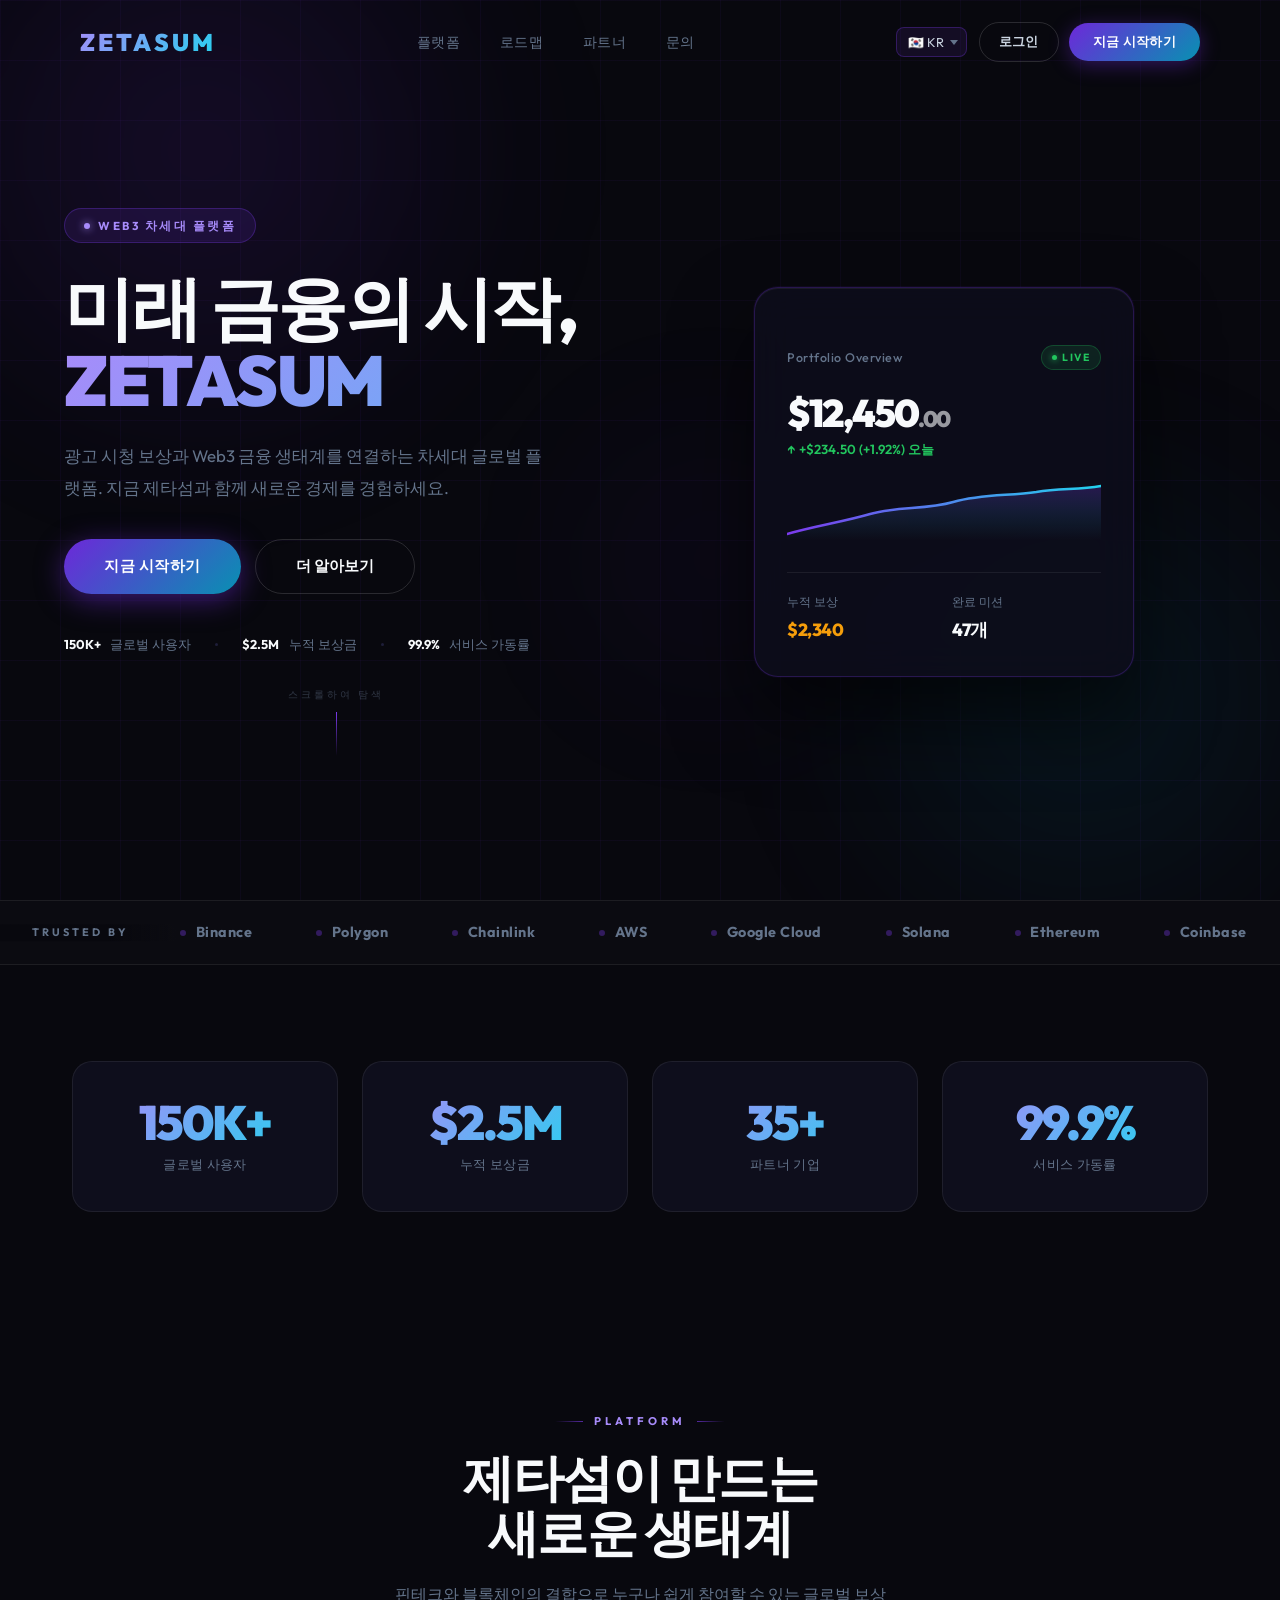
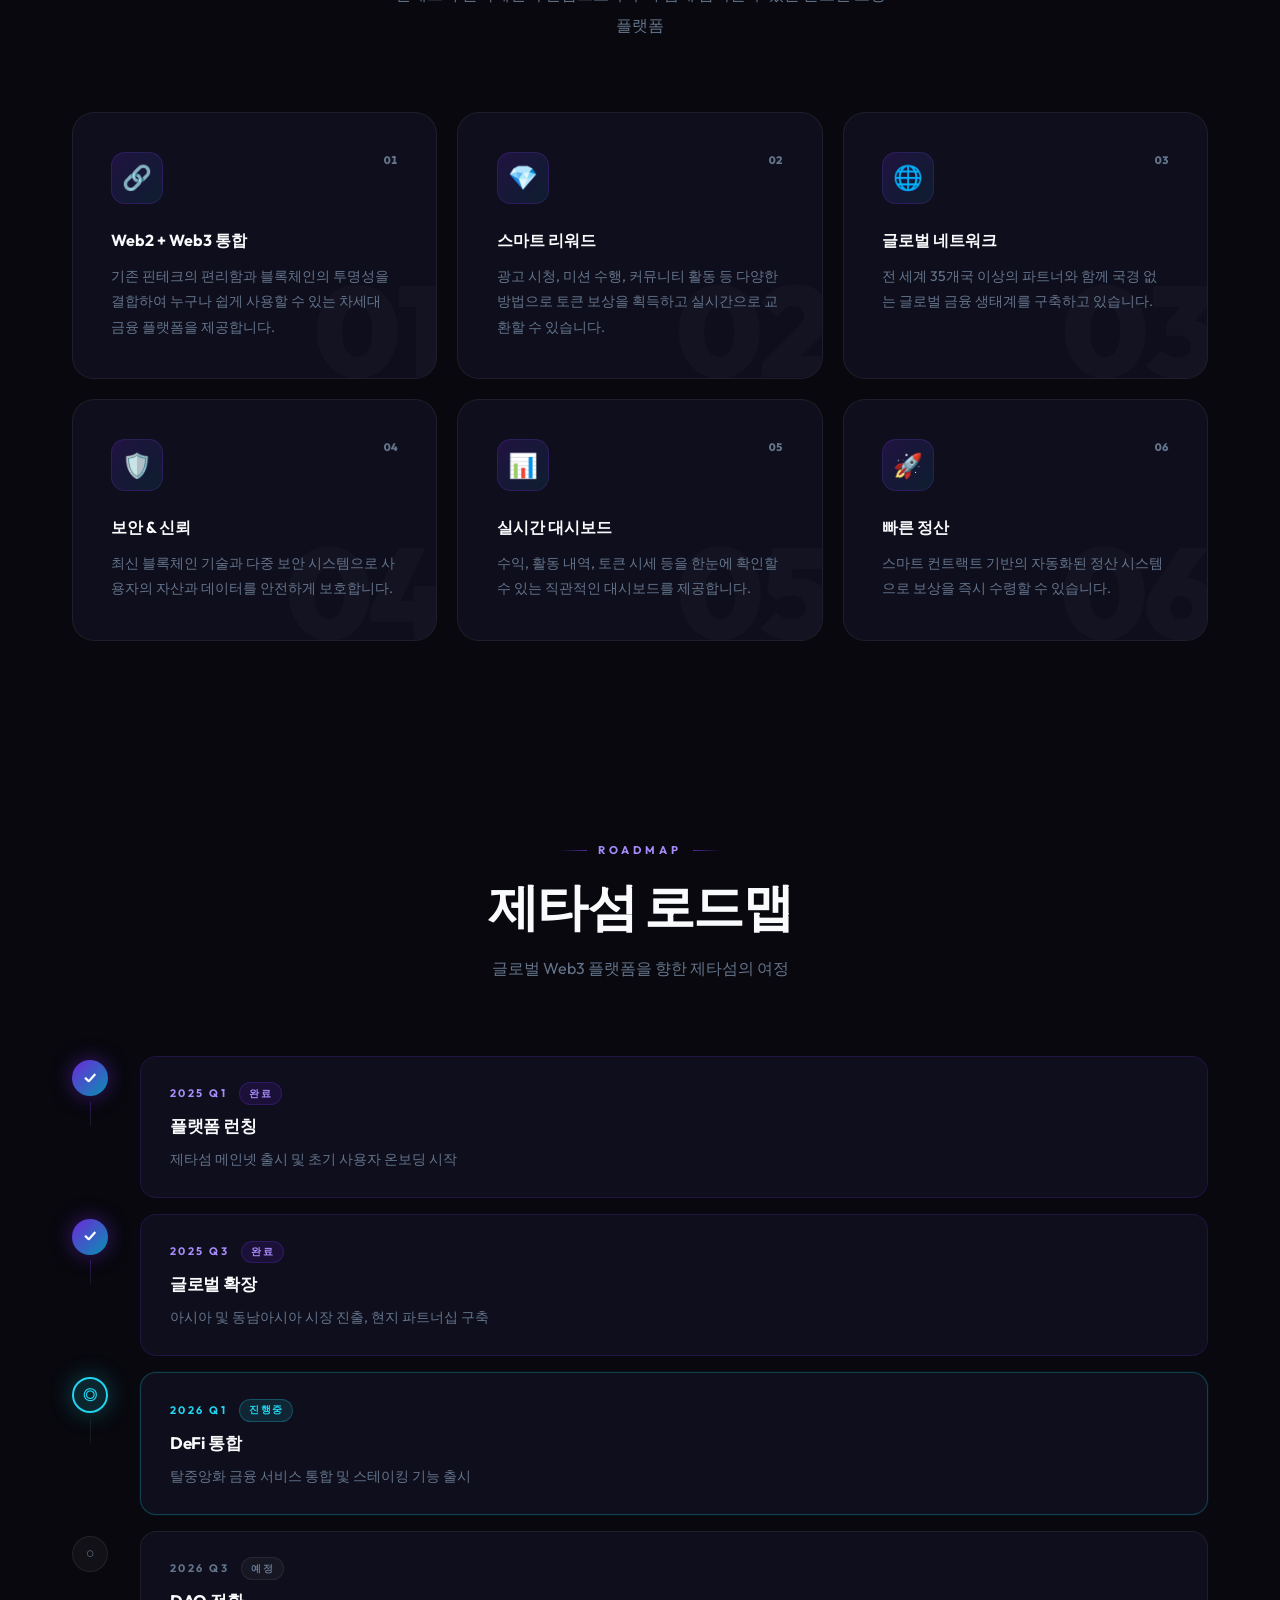
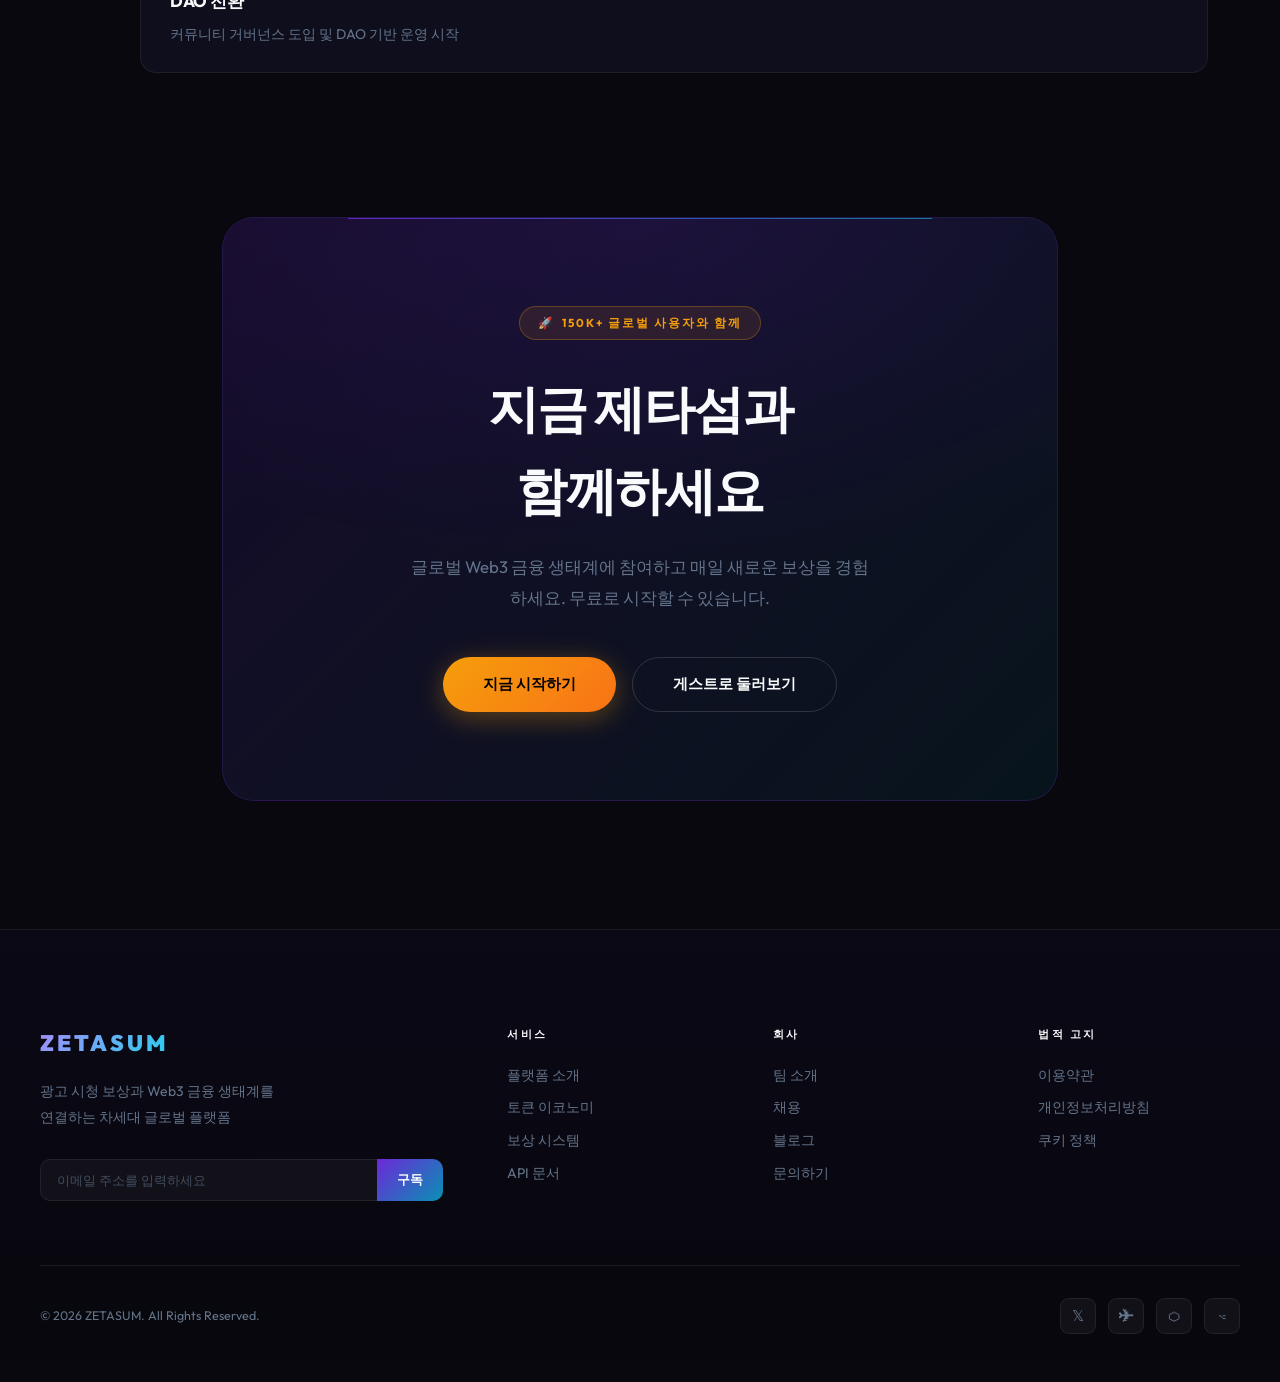
<file: index.html>
<!DOCTYPE html>
<html lang="ko">
<head>
  <meta charset="UTF-8">
  <meta name="viewport" content="width=device-width, initial-scale=1.0">
  <title>ZETASUM v2 — Next-Gen Web3 Platform</title>
  <link rel="preconnect" href="https://fonts.googleapis.com">
  <link href="https://fonts.googleapis.com/css2?family=Outfit:wght@300;400;500;600;700;800;900&display=swap" rel="stylesheet">
  <style>
  /* ============================================================
     ZETASUM v2 — World-Class Design
     True Black · Violet-Cyan Gradient · Gold CTA
  ============================================================ */
  :root {
    --bg:         #08080e;
    --bg-card:    #0e0e1c;
    --bg-high:    #141428;

    --violet:     #7c3aed;
    --violet-d:   #5b21b6;
    --violet-l:   #a78bfa;
    --cyan:       #22d3ee;
    --cyan-d:     #06b6d4;
    --gold:       #f59e0b;
    --gold-d:     #d97706;
    --green:      #22c55e;

    --grad:       linear-gradient(135deg, #6d28d9 0%, #0891b2 100%);
    --grad-h:     linear-gradient(90deg,  #6d28d9 0%, #0891b2 100%);
    --grad-text:  linear-gradient(135deg, #a78bfa 0%, #22d3ee 100%);
    --grad-warm:  linear-gradient(135deg, #f59e0b 0%, #f97316 100%);

    --text:       #f8fafc;
    --text-dim:   #cbd5e1;
    --muted:      #64748b;
    --faint:      #1e1e3a;

    --border:     rgba(255,255,255,0.07);
    --border-v:   rgba(124,58,237,0.35);
    --border-c:   rgba(34,211,238,0.25);

    --font:   'Outfit', sans-serif;
    --ease:   cubic-bezier(.4,0,.2,1);
    --spring: cubic-bezier(.34,1.56,.64,1);
  }

  *, *::before, *::after { box-sizing: border-box; margin: 0; padding: 0; }
  html { scroll-behavior: smooth; -webkit-font-smoothing: antialiased; }
  body {
    background: var(--bg); color: var(--text);
    font-family: var(--font); overflow-x: hidden; line-height: 1.6;
  }

  /* ── AMBIENT ── */
  .ambient {
    position: fixed; inset: 0; z-index: 0; pointer-events: none; overflow: hidden;
  }
  .orb {
    position: absolute; border-radius: 50%; filter: blur(80px); opacity: .6;
  }
  .orb-1 {
    width: 700px; height: 700px; top: -200px; left: -150px;
    background: radial-gradient(circle, rgba(109,40,217,.25) 0%, transparent 70%);
    animation: drift1 25s ease-in-out infinite;
  }
  .orb-2 {
    width: 600px; height: 600px; bottom: -100px; right: -100px;
    background: radial-gradient(circle, rgba(8,145,178,.2) 0%, transparent 70%);
    animation: drift2 30s ease-in-out infinite;
  }
  .orb-3 {
    width: 400px; height: 400px; top: 40%; left: 40%;
    background: radial-gradient(circle, rgba(124,58,237,.1) 0%, transparent 70%);
    animation: drift3 20s ease-in-out infinite;
  }
  @keyframes drift1 { 0%,100%{transform:translate(0,0)} 50%{transform:translate(60px,50px)} }
  @keyframes drift2 { 0%,100%{transform:translate(0,0)} 50%{transform:translate(-50px,-40px)} }
  @keyframes drift3 { 0%,100%{transform:translate(0,0)} 33%{transform:translate(30px,-30px)} 66%{transform:translate(-20px,20px)} }

  /* ── NAVBAR ── */
  #navbar {
    position: fixed; top: 0; left: 0; right: 0; z-index: 1000;
    padding: 1.4rem 5rem;
    display: flex; align-items: center; justify-content: space-between;
    transition: all .4s var(--ease);
  }
  #navbar.scrolled {
    background: rgba(8,8,14,.95); backdrop-filter: blur(24px);
    border-bottom: 1px solid var(--border); padding: .95rem 5rem;
  }
  .nav-logo {
    font-size: 1.5rem; font-weight: 900; letter-spacing: 3px;
    background: var(--grad-text);
    -webkit-background-clip: text; -webkit-text-fill-color: transparent; background-clip: text;
    cursor: pointer; text-decoration: none;
  }
  .nav-links { list-style: none; display: flex; gap: 2.5rem; }
  .nav-links a {
    color: var(--muted); text-decoration: none;
    font-size: .875rem; font-weight: 500; letter-spacing: .3px;
    position: relative; transition: color .2s;
  }
  .nav-links a::after {
    content: ''; position: absolute; bottom: -4px; left: 0;
    width: 0; height: 1px; background: var(--grad-h);
    transition: width .3s var(--ease);
  }
  .nav-links a:hover { color: var(--text); }
  .nav-links a:hover::after { width: 100%; }
  .nav-actions { display: flex; align-items: center; gap: .75rem; }
  .nav-cta {
    background: var(--grad); color: #fff; border: none;
    padding: .6rem 1.5rem; border-radius: 100px;
    font-size: .84rem; font-weight: 700; font-family: var(--font);
    cursor: pointer; letter-spacing: .3px;
    box-shadow: 0 4px 20px rgba(109,40,217,.4);
    transition: all .3s var(--ease);
  }
  .nav-cta:hover { transform: translateY(-2px); box-shadow: 0 8px 28px rgba(109,40,217,.6); }

  /* ── LANG SELECT ── */
  .lang-select {
    background: rgba(124,58,237,.1);
    border: 1px solid rgba(124,58,237,.3);
    color: var(--text-dim);
    padding: .38rem .7rem;
    border-radius: 8px;
    font-size: .8rem; font-family: var(--font);
    cursor: pointer; outline: none;
    transition: border-color .2s, background .2s;
    appearance: none; -webkit-appearance: none;
    padding-right: 1.4rem;
    background-image: url("data:image/svg+xml,%3Csvg xmlns='http://www.w3.org/2000/svg' width='10' height='6'%3E%3Cpath d='M0 0l5 6 5-6z' fill='%2364748b'/%3E%3C/svg%3E");
    background-repeat: no-repeat;
    background-position: right .5rem center;
    background-size: 8px;
  }
  .lang-select:hover { border-color: var(--violet); background-color: rgba(124,58,237,.18); }
  .lang-select option { background: #12101f; color: var(--text); }

  /* ── HERO ── */
  .hero {
    min-height: 100vh;
    display: grid; grid-template-columns: 1fr 1fr;
    align-items: center; gap: 4rem;
    max-width: 1300px; margin: 0 auto;
    padding: 9rem 4rem 5rem;
    position: relative; z-index: 1;
  }
  .hero::before {
    content: ''; position: absolute; inset: 0;
    background-image:
      linear-gradient(rgba(124,58,237,.05) 1px, transparent 1px),
      linear-gradient(90deg, rgba(124,58,237,.05) 1px, transparent 1px);
    background-size: 60px 60px;
    pointer-events: none;
  }

  .hero-content { position: relative; z-index: 1; }

  .hero-badge {
    display: inline-flex; align-items: center; gap: .5rem;
    background: rgba(124,58,237,.12); border: 1px solid rgba(124,58,237,.3);
    padding: .45rem 1.2rem; border-radius: 100px;
    font-size: .72rem; font-weight: 700; letter-spacing: 2.5px;
    color: var(--violet-l); text-transform: uppercase; margin-bottom: 1.75rem;
  }
  .badge-dot {
    width: 6px; height: 6px; background: var(--violet-l); border-radius: 50%;
    box-shadow: 0 0 8px var(--violet-l); animation: pulse 2s ease-in-out infinite;
  }
  @keyframes pulse { 0%,100%{opacity:1;transform:scale(1)} 50%{opacity:.4;transform:scale(1.6)} }

  .hero h1 {
    font-size: clamp(2.8rem, 5.5vw, 6rem);
    font-weight: 900; line-height: 1.03; letter-spacing: -2.5px;
    margin-bottom: .5rem;
  }
  .hero h1 .gradient-word {
    background: var(--grad-text); background-size: 200% auto;
    -webkit-background-clip: text; -webkit-text-fill-color: transparent; background-clip: text;
    animation: shimmer 4s linear infinite; display: block;
  }
  @keyframes shimmer { 0%{background-position:0% center} 100%{background-position:200% center} }

  .hero-desc {
    color: var(--muted); font-size: 1.05rem; line-height: 1.88;
    max-width: 480px; margin: 1.5rem 0 2.25rem;
  }
  .hero-btns { display: flex; gap: .9rem; flex-wrap: wrap; margin-bottom: 2.5rem; }

  .hero-proof {
    display: flex; align-items: center; gap: 1.5rem; flex-wrap: wrap;
  }
  .proof-item {
    display: flex; align-items: center; gap: .4rem;
    font-size: .8rem; color: var(--muted);
  }
  .proof-item strong { color: var(--text); font-weight: 700; }
  .proof-dot { width: 3px; height: 3px; background: var(--faint); border-radius: 50%; }

  /* ── DASHBOARD CARD ── */
  .hero-visual {
    position: relative; z-index: 1;
    display: flex; align-items: center; justify-content: center;
  }
  .dashboard-card {
    background: rgba(14,14,28,.85);
    border: 1px solid rgba(124,58,237,.25);
    border-radius: 24px; padding: 2rem;
    width: 100%; max-width: 380px;
    backdrop-filter: blur(20px);
    box-shadow:
      0 40px 80px rgba(0,0,0,.6),
      0 0 0 1px rgba(124,58,237,.08),
      inset 0 1px 0 rgba(255,255,255,.06);
    animation: float 6s ease-in-out infinite;
  }
  @keyframes float {
    0%,100% { transform: translateY(0); }
    50%      { transform: translateY(-12px); }
  }
  .dash-top {
    display: flex; justify-content: space-between; align-items: center;
    margin-bottom: 1.5rem;
  }
  .dash-label { font-size: .78rem; color: var(--muted); font-weight: 500; letter-spacing: .5px; }
  .dash-live {
    display: flex; align-items: center; gap: .35rem;
    background: rgba(34,197,94,.12); border: 1px solid rgba(34,197,94,.25);
    padding: .2rem .6rem; border-radius: 100px;
    font-size: .65rem; font-weight: 700; color: var(--green); letter-spacing: 1.5px;
  }
  .live-dot {
    width: 5px; height: 5px; background: var(--green); border-radius: 50%;
    box-shadow: 0 0 6px var(--green); animation: pulse 1.5s ease-in-out infinite;
  }
  .dash-balance {
    font-size: 2.4rem; font-weight: 900; letter-spacing: -2px;
    line-height: 1; margin-bottom: .4rem;
  }
  .dash-change {
    font-size: .82rem; color: var(--green); font-weight: 600; margin-bottom: 1.5rem;
  }
  .sparkline { width: 100%; height: 56px; margin-bottom: 1.5rem; }
  .spark-path {
    fill: none; stroke: url(#sparkGrad); stroke-width: 2.5; stroke-linecap: round;
  }
  .spark-area { fill: url(#areaGrad); }
  .dash-stats {
    display: grid; grid-template-columns: 1fr 1fr; gap: 1rem;
    padding-top: 1.25rem; border-top: 1px solid var(--border);
  }
  .dash-stat-label { font-size: .72rem; color: var(--muted); margin-bottom: .3rem; letter-spacing: .3px; }
  .dash-stat-value { font-size: 1.1rem; font-weight: 800; letter-spacing: -.5px; }
  .dash-stat-value.gold { color: var(--gold); }

  /* ── PARTNER TICKER ── */
  .ticker-section {
    position: relative; z-index: 1;
    border-top: 1px solid var(--border);
    border-bottom: 1px solid var(--border);
    padding: 1.25rem 0;
    overflow: hidden;
    background: rgba(255,255,255,.015);
  }
  .ticker-label {
    position: absolute; left: 0; top: 50%; transform: translateY(-50%);
    padding: 0 2rem;
    font-size: .68rem; font-weight: 700; letter-spacing: 3px;
    color: var(--muted); text-transform: uppercase;
    background: linear-gradient(90deg, var(--bg) 60%, transparent);
    z-index: 2; white-space: nowrap; padding-right: 3rem;
  }
  .ticker-track {
    display: flex; align-items: center; gap: 4rem;
    animation: marquee 22s linear infinite;
    white-space: nowrap;
    padding-left: 180px;
  }
  .ticker-track:hover { animation-play-state: paused; }
  @keyframes marquee { 0%{transform:translateX(0)} 100%{transform:translateX(-50%)} }
  .ticker-item {
    font-size: .9rem; font-weight: 700; color: var(--muted);
    letter-spacing: .5px; flex-shrink: 0;
    transition: color .2s;
    display: flex; align-items: center; gap: .6rem;
  }
  .ticker-item::before {
    content: ''; display: block;
    width: 6px; height: 6px; border-radius: 50%;
    background: var(--border-v); flex-shrink: 0;
  }
  .ticker-item:hover { color: var(--text); }

  /* ── STATS SECTION ── */
  .stats-section {
    position: relative; z-index: 1;
    max-width: 1200px; margin: 0 auto; padding: 6rem 2rem;
  }
  .stats-grid {
    display: grid; grid-template-columns: repeat(4,1fr); gap: 1.5rem;
  }
  .stat-card {
    background: var(--bg-card); border: 1px solid var(--border);
    border-radius: 20px; padding: 2.25rem 1.75rem;
    text-align: center; position: relative; overflow: hidden;
    opacity: 0; transform: translateY(20px);
    transition: opacity .7s var(--ease), transform .7s var(--ease), border-color .3s, box-shadow .3s;
  }
  .stat-card::before {
    content: ''; position: absolute; top: 0; left: 20%; right: 20%; height: 1px;
    background: var(--grad-h); opacity: 0; transition: opacity .3s;
  }
  .stat-card.visible { opacity: 1; transform: translateY(0); }
  .stat-card:hover { border-color: rgba(124,58,237,.3); box-shadow: 0 16px 48px rgba(0,0,0,.4); }
  .stat-card:hover::before { opacity: 1; }
  .stat-num {
    font-size: 3rem; font-weight: 900; letter-spacing: -2px; line-height: 1;
    background: var(--grad-text);
    -webkit-background-clip: text; -webkit-text-fill-color: transparent; background-clip: text;
    margin-bottom: .5rem;
  }
  .stat-lbl { font-size: .82rem; color: var(--muted); font-weight: 500; letter-spacing: .3px; }

  /* ── SECTION COMMONS ── */
  .section-wrap { max-width: 1200px; margin: 0 auto; padding: 6rem 2rem; position: relative; z-index: 1; }
  .section-head { text-align: center; margin-bottom: 4.5rem; }
  .section-tag {
    display: inline-flex; align-items: center; gap: .7rem;
    color: var(--violet-l); font-size: .7rem; font-weight: 700;
    letter-spacing: 4px; text-transform: uppercase; margin-bottom: 1.2rem;
  }
  .section-tag::before, .section-tag::after {
    content: ''; display: block; width: 28px; height: 1px;
    background: linear-gradient(90deg, transparent, var(--violet)); opacity: .65;
  }
  .section-tag::after { background: linear-gradient(90deg, var(--violet), transparent); }
  .section-title {
    font-size: clamp(2rem, 4vw, 3.2rem);
    font-weight: 900; letter-spacing: -1.5px; line-height: 1.08; margin-bottom: 1.2rem;
  }
  .section-desc { color: var(--muted); font-size: 1rem; max-width: 500px; margin: 0 auto; line-height: 1.9; }

  /* ── FEATURES ── */
  .features-grid { display: grid; grid-template-columns: repeat(3,1fr); gap: 1.25rem; }
  .feature-card {
    background: var(--bg-card); border: 1px solid var(--border);
    border-radius: 22px; padding: 2.4rem;
    position: relative; overflow: hidden;
    opacity: 0; transform: translateY(24px);
    transition: opacity .7s var(--ease), transform .7s var(--ease), border-color .3s, box-shadow .3s;
    cursor: default;
  }
  .feature-card.visible { opacity: 1; transform: translateY(0); }
  .feat-bg-num {
    position: absolute; right: -0.5rem; bottom: -1rem;
    font-size: 8rem; font-weight: 900; color: rgba(255,255,255,.025);
    line-height: 1; letter-spacing: -4px; pointer-events: none;
    user-select: none;
  }
  .feat-top {
    display: flex; align-items: flex-start; justify-content: space-between;
    margin-bottom: 1.5rem;
  }
  .feat-icon-wrap {
    width: 52px; height: 52px;
    display: flex; align-items: center; justify-content: center;
    background: linear-gradient(135deg, rgba(109,40,217,.2), rgba(8,145,178,.12));
    border: 1px solid rgba(124,58,237,.2);
    border-radius: 14px; font-size: 1.5rem;
    transition: all .3s;
  }
  .feat-num-badge {
    font-size: .68rem; font-weight: 800; color: var(--muted);
    letter-spacing: 1px; font-variant-numeric: tabular-nums;
  }
  .feature-card:hover { border-color: rgba(124,58,237,.3); transform: translateY(-8px); box-shadow: 0 24px 60px rgba(0,0,0,.5); }
  .feature-card:hover .feat-icon-wrap { box-shadow: 0 0 24px rgba(124,58,237,.4); transform: scale(1.08); }
  .feature-card h3 { font-size: 1rem; font-weight: 700; margin-bottom: .65rem; }
  .feature-card p { color: var(--muted); font-size: .875rem; line-height: 1.82; position: relative; z-index: 1; }

  /* ── ROADMAP ── */
  .roadmap-list { display: flex; flex-direction: column; gap: 1rem; }
  .rm-item {
    display: flex; align-items: flex-start; gap: 2rem;
    opacity: 0; transform: translateY(16px);
    transition: opacity .7s var(--ease), transform .7s var(--ease);
  }
  .rm-item.visible { opacity: 1; transform: translateY(0); }
  .rm-track {
    display: flex; flex-direction: column; align-items: center;
    flex-shrink: 0; padding-top: .3rem;
  }
  .rm-marker {
    width: 36px; height: 36px; border-radius: 50%;
    display: flex; align-items: center; justify-content: center;
    flex-shrink: 0; font-size: .9rem; font-weight: 800; transition: all .3s;
  }
  .rm-item.done .rm-marker {
    background: var(--grad); box-shadow: 0 0 20px rgba(109,40,217,.5);
    color: #fff;
  }
  .rm-item.active .rm-marker {
    background: rgba(34,211,238,.15);
    border: 2px solid var(--cyan);
    color: var(--cyan); box-shadow: 0 0 24px rgba(34,211,238,.3);
    animation: glow 2s ease-in-out infinite;
  }
  @keyframes glow {
    0%,100% { box-shadow: 0 0 12px rgba(34,211,238,.3); }
    50%      { box-shadow: 0 0 28px rgba(34,211,238,.6); }
  }
  .rm-item.upcoming .rm-marker {
    background: rgba(255,255,255,.04); border: 1px solid var(--border); color: var(--muted);
  }
  .rm-line {
    width: 1px; flex: 1; min-height: 24px; margin: .35rem 0;
    background: var(--border);
  }
  .rm-item.done .rm-line { background: linear-gradient(to bottom, rgba(109,40,217,.4), var(--border)); }
  .rm-body {
    background: var(--bg-card); border: 1px solid var(--border);
    border-radius: 16px; padding: 1.6rem 1.8rem;
    flex: 1; margin-bottom: 0; position: relative; overflow: hidden;
    transition: border-color .3s, box-shadow .3s;
  }
  .rm-item.done .rm-body { border-color: rgba(109,40,217,.2); }
  .rm-item.active .rm-body {
    border-color: rgba(34,211,238,.25);
    box-shadow: 0 0 0 1px rgba(34,211,238,.05);
  }
  .rm-item:hover .rm-body { box-shadow: 0 8px 32px rgba(0,0,0,.3); }
  .rm-phase-row {
    display: flex; align-items: center; gap: .75rem; margin-bottom: .5rem;
  }
  .rm-phase {
    font-size: .68rem; font-weight: 700; letter-spacing: 2.5px;
    text-transform: uppercase;
  }
  .rm-item.done .rm-phase    { color: var(--violet-l); }
  .rm-item.active .rm-phase  { color: var(--cyan); }
  .rm-item.upcoming .rm-phase { color: var(--muted); }
  .rm-status {
    font-size: .62rem; font-weight: 700; letter-spacing: 1.5px;
    text-transform: uppercase; padding: .15rem .55rem; border-radius: 100px;
  }
  .rm-item.done .rm-status    { background: rgba(109,40,217,.15); color: var(--violet-l); border: 1px solid rgba(109,40,217,.25); }
  .rm-item.active .rm-status  { background: rgba(34,211,238,.12); color: var(--cyan); border: 1px solid rgba(34,211,238,.25); }
  .rm-item.upcoming .rm-status { background: rgba(255,255,255,.04); color: var(--muted); border: 1px solid var(--border); }
  .rm-title { font-size: 1.05rem; font-weight: 700; letter-spacing: -.2px; margin-bottom: .45rem; }
  .rm-desc { color: var(--muted); font-size: .875rem; line-height: 1.75; }

  /* ── CTA SECTION ── */
  .cta-wrap { max-width: 900px; margin: 0 auto; padding: 3rem 2rem 8rem; position: relative; z-index: 1; }
  .cta-card {
    background: linear-gradient(135deg, rgba(109,40,217,.14) 0%, rgba(8,145,178,.09) 100%);
    border: 1px solid rgba(124,58,237,.2);
    border-radius: 32px; padding: 5.5rem 4rem;
    text-align: center; position: relative; overflow: hidden;
  }
  .cta-card::before {
    content: ''; position: absolute; top: 0; left: 15%; right: 15%; height: 1px;
    background: var(--grad-h); opacity: .85;
  }
  .cta-card::after {
    content: ''; position: absolute; inset: 0; border-radius: inherit;
    background: radial-gradient(ellipse 80% 60% at 50% 0%, rgba(109,40,217,.12), transparent);
    pointer-events: none;
  }
  .cta-card > * { position: relative; z-index: 1; }
  .cta-badge {
    display: inline-flex; align-items: center; gap: .5rem;
    background: rgba(245,158,11,.1); border: 1px solid rgba(245,158,11,.28);
    padding: .42rem 1.15rem; border-radius: 100px;
    font-size: .72rem; font-weight: 700; letter-spacing: 2px;
    color: var(--gold); text-transform: uppercase; margin-bottom: 1.75rem;
  }
  .cta-title {
    font-size: clamp(2rem, 4vw, 3.2rem);
    font-weight: 900; letter-spacing: -1.5px; margin-bottom: 1.2rem;
  }
  .cta-desc { color: var(--muted); font-size: 1.05rem; max-width: 460px; margin: 0 auto 2.75rem; line-height: 1.85; }
  .cta-btns { display: flex; gap: 1rem; justify-content: center; flex-wrap: wrap; }

  /* ── BUTTONS ── */
  .btn-primary {
    background: var(--grad); color: #fff; border: none;
    padding: 1rem 2.5rem; border-radius: 100px;
    font-size: .95rem; font-weight: 700; font-family: var(--font);
    letter-spacing: .5px; cursor: pointer;
    box-shadow: 0 6px 28px rgba(109,40,217,.5);
    transition: all .3s var(--ease); position: relative; overflow: hidden;
  }
  .btn-primary::before {
    content: ''; position: absolute; inset: 0;
    background: linear-gradient(135deg,rgba(255,255,255,.15),transparent);
    opacity: 0; transition: opacity .3s;
  }
  .btn-primary:hover { transform: translateY(-3px); box-shadow: 0 16px 44px rgba(109,40,217,.65); }
  .btn-primary:hover::before { opacity: 1; }

  .btn-gold {
    background: var(--grad-warm); color: #000; border: none;
    padding: 1rem 2.5rem; border-radius: 100px;
    font-size: .95rem; font-weight: 800; font-family: var(--font);
    cursor: pointer; box-shadow: 0 6px 28px rgba(245,158,11,.35);
    transition: all .3s var(--ease);
  }
  .btn-gold:hover { transform: translateY(-3px); box-shadow: 0 16px 44px rgba(245,158,11,.5); }

  .btn-ghost {
    background: transparent; color: var(--text);
    border: 1px solid rgba(255,255,255,.14);
    padding: 1rem 2.5rem; border-radius: 100px;
    font-size: .95rem; font-weight: 600; font-family: var(--font);
    cursor: pointer; transition: all .3s var(--ease);
  }
  .btn-ghost:hover { border-color: rgba(124,58,237,.5); background: rgba(124,58,237,.1); transform: translateY(-3px); }

  /* ── FOOTER ── */
  footer {
    border-top: 1px solid var(--border);
    padding: 6rem 2rem 3rem; position: relative; z-index: 1;
    background: linear-gradient(to bottom, rgba(109,40,217,.04), transparent);
  }
  .footer-container { max-width: 1200px; margin: 0 auto; }
  .footer-grid {
    display: grid; grid-template-columns: 2fr 1fr 1fr 1fr; gap: 4rem; margin-bottom: 4rem;
  }
  .footer-logo {
    font-size: 1.4rem; font-weight: 900; letter-spacing: 3px;
    background: var(--grad-text);
    -webkit-background-clip: text; -webkit-text-fill-color: transparent; background-clip: text;
    display: inline-block; margin-bottom: 1rem;
  }
  .footer-brand-desc {
    color: var(--muted); font-size: .875rem; line-height: 1.88;
    max-width: 250px; margin-bottom: 1.75rem;
  }
  .newsletter { display: flex; gap: 0; }
  .newsletter input {
    flex: 1; background: rgba(255,255,255,.04);
    border: 1px solid var(--border); border-right: none;
    color: var(--text); padding: .75rem 1rem;
    border-radius: 10px 0 0 10px; font-family: var(--font); font-size: .84rem;
    outline: none; transition: border-color .2s;
  }
  .newsletter input:focus { border-color: rgba(124,58,237,.5); }
  .newsletter input::placeholder { color: rgba(100,116,139,.6); }
  .newsletter button {
    background: var(--grad); color: #fff; border: none;
    padding: .75rem 1.25rem; border-radius: 0 10px 10px 0;
    font-size: .8rem; font-weight: 700; font-family: var(--font);
    cursor: pointer; white-space: nowrap; transition: all .3s;
  }
  .newsletter button:hover { filter: brightness(1.15); }
  .footer-col h4 {
    font-size: .68rem; font-weight: 700; letter-spacing: 2.5px;
    text-transform: uppercase; color: var(--text); margin-bottom: 1.25rem;
  }
  .footer-col a {
    display: block; color: var(--muted); text-decoration: none;
    font-size: .875rem; margin-bottom: .65rem; transition: color .2s;
  }
  .footer-col a:hover { color: var(--violet-l); }
  .footer-bottom {
    display: flex; align-items: center; justify-content: space-between;
    padding-top: 2rem; border-top: 1px solid var(--border);
  }
  .footer-copy { font-size: .78rem; color: var(--muted); }
  .social-links { display: flex; gap: .75rem; }
  .social-btn {
    width: 36px; height: 36px;
    display: flex; align-items: center; justify-content: center;
    background: rgba(255,255,255,.04); border: 1px solid var(--border);
    border-radius: 9px; color: var(--muted); font-size: .95rem;
    cursor: pointer; transition: all .2s; text-decoration: none;
  }
  .social-btn:hover { background: rgba(124,58,237,.12); border-color: rgba(124,58,237,.35); color: var(--text); }

  /* ── MODAL ── */
  .modal-overlay {
    position: fixed; inset: 0; z-index: 2000;
    background: rgba(0,0,0,.85); backdrop-filter: blur(20px);
    display: none; align-items: center; justify-content: center;
    padding: 1.5rem;
  }
  .modal-overlay.open { display: flex; animation: overlayIn .25s var(--ease); }
  @keyframes overlayIn { from{opacity:0} to{opacity:1} }
  .modal-box {
    background: #07080f;
    border: 1px solid rgba(124,58,237,.25);
    border-radius: 26px; padding: 2.75rem;
    width: 100%; max-width: 430px; position: relative;
    animation: modalIn .35s var(--spring);
    box-shadow: 0 40px 100px rgba(0,0,0,.7);
  }
  .modal-box::before {
    content: ''; position: absolute; top: 0; left: 20%; right: 20%; height: 1px;
    background: var(--grad-h);
  }
  @keyframes modalIn {
    from{transform:translateY(28px) scale(.95);opacity:0}
    to{transform:translateY(0) scale(1);opacity:1}
  }
  .modal-title {
    font-size: 1.65rem; font-weight: 900; letter-spacing: -.5px; margin-bottom: 1.75rem;
    background: var(--grad-text);
    -webkit-background-clip: text; -webkit-text-fill-color: transparent; background-clip: text;
  }
  .modal-close {
    position: absolute; top: 1.25rem; right: 1.5rem;
    width: 32px; height: 32px; border-radius: 8px;
    display: flex; align-items: center; justify-content: center;
    font-size: 1.15rem; cursor: pointer; color: var(--muted);
    background: none; border: none; transition: all .2s;
  }
  .modal-close:hover { color: var(--text); background: rgba(255,255,255,.06); }
  .form-group { margin-bottom: .85rem; }
  .form-group input {
    width: 100%; background: rgba(124,58,237,.05);
    border: 1px solid rgba(255,255,255,.08); color: var(--text);
    padding: .9rem 1.1rem; border-radius: 12px;
    font-family: var(--font); font-size: .9rem; outline: none; transition: all .25s;
  }
  .form-group input:focus {
    border-color: rgba(124,58,237,.6); background: rgba(124,58,237,.08);
    box-shadow: 0 0 0 3px rgba(124,58,237,.12);
  }
  .form-group input::placeholder { color: rgba(100,116,139,.6); }
  .pwd-guide {
    font-size: .75rem; color: rgba(100,116,139,.8); line-height: 1.65;
    margin-bottom: 1.25rem; padding: .75rem 1rem;
    background: rgba(124,58,237,.05);
    border: 1px solid rgba(124,58,237,.1); border-radius: 10px;
  }
  .btn-full {
    display: block; width: 100%; padding: .92rem;
    border-radius: 12px; font-size: .92rem; font-weight: 700;
    font-family: var(--font); cursor: pointer; border: none;
    margin-bottom: .75rem; transition: all .3s var(--ease);
  }
  .btn-full.primary {
    background: var(--grad); color: #fff;
    box-shadow: 0 4px 24px rgba(109,40,217,.4);
  }
  .btn-full.primary:hover { transform: translateY(-2px); box-shadow: 0 10px 32px rgba(109,40,217,.55); }
  .btn-full.secondary {
    background: rgba(255,255,255,.04); color: var(--text);
    border: 1px solid rgba(255,255,255,.08);
  }
  .btn-full.secondary:hover { background: rgba(255,255,255,.08); }

  /* ── REVEAL ── */
  .reveal { opacity: 0; transform: translateY(28px); transition: opacity .8s var(--ease), transform .8s var(--ease); }
  .reveal.visible { opacity: 1; transform: translateY(0); }

  /* ── SCROLL INDICATOR ── */
  .scroll-ind {
    display: flex; flex-direction: column; align-items: center; gap: .5rem;
    color: rgba(100,116,139,.45); font-size: .65rem; letter-spacing: 3px; text-transform: uppercase;
    margin-top: 2rem;
  }
  .scroll-ind .s-line {
    width: 1px; height: 44px;
    background: linear-gradient(to bottom, var(--violet), transparent);
    animation: sPulse 2.5s ease-in-out infinite;
  }
  @keyframes sPulse {
    0%{transform:scaleY(0);transform-origin:top;opacity:0}
    25%{opacity:1}
    55%{transform:scaleY(1);transform-origin:top}
    56%{transform:scaleY(1);transform-origin:bottom}
    100%{transform:scaleY(0);transform-origin:bottom;opacity:0}
  }

  /* ── NAV LOGIN / MEMBER ── */
  .nav-login {
    background: transparent; color: var(--text-dim);
    border: 1px solid rgba(255,255,255,.14);
    padding: .6rem 1.2rem; border-radius: 100px;
    font-size: .84rem; font-weight: 600; font-family: var(--font);
    cursor: pointer; transition: all .3s var(--ease);
  }
  .nav-login:hover { border-color: rgba(124,58,237,.45); color: var(--text); background: rgba(124,58,237,.1); }
  .nav-user-btn {
    display: flex; align-items: center; gap: .5rem;
    background: rgba(124,58,237,.12); border: 1px solid rgba(124,58,237,.3);
    padding: .5rem 1.1rem; border-radius: 100px;
    font-size: .84rem; font-weight: 600; font-family: var(--font);
    color: var(--violet-l); cursor: pointer; transition: all .3s;
  }
  .nav-user-btn:hover { background: rgba(124,58,237,.22); }

  /* ── MODAL SWITCH LINK ── */
  .modal-switch { text-align: center; font-size: .8rem; color: var(--muted); margin-top: .85rem; }
  .modal-switch a { color: var(--violet-l); cursor: pointer; font-weight: 600; text-decoration: underline; text-underline-offset: 3px; }
  .modal-switch a:hover { color: var(--cyan); }

  /* ── LOGIN ERROR ── */
  .form-err { color: #f87171; font-size: .78rem; text-align: center; margin-bottom: .75rem; display: none; }

  /* ── PROFILE MODAL ── */
  .profile-rows { display: flex; flex-direction: column; gap: .75rem; }
  .profile-row {
    background: rgba(124,58,237,.06); border: 1px solid rgba(124,58,237,.12);
    border-radius: 12px; padding: .85rem 1.1rem;
  }
  .profile-row-lbl { font-size: .68rem; color: var(--muted); letter-spacing: 1.5px; text-transform: uppercase; margin-bottom: .3rem; }
  .profile-row-val { font-size: .95rem; font-weight: 600; }

  /* ── RESPONSIVE ── */
  @media (max-width: 1024px) {
    #navbar, #navbar.scrolled { padding-left: 2.5rem; padding-right: 2.5rem; }
    .hero { grid-template-columns: 1fr; padding: 9rem 2.5rem 5rem; text-align: center; }
    .hero-desc { max-width: 100%; }
    .hero-btns { justify-content: center; }
    .hero-proof { justify-content: center; }
    .hero-visual { justify-content: center; }
    .dashboard-card { max-width: 360px; }
    .stats-grid { grid-template-columns: repeat(2,1fr); }
    .features-grid { grid-template-columns: repeat(2,1fr); }
    .footer-grid { grid-template-columns: 1fr 1fr; gap: 2.5rem; }
    .cta-card { padding: 4rem 2.5rem; }
  }
  @media (max-width: 768px) {
    #navbar, #navbar.scrolled { padding-left: 1.5rem; padding-right: 1.5rem; }
    .nav-links { display: none; }
    .features-grid { grid-template-columns: 1fr; }
    .hero h1 { letter-spacing: -2px; }
  }
  @media (max-width: 480px) {
    .stats-grid { grid-template-columns: 1fr 1fr; }
    .footer-grid { grid-template-columns: 1fr; gap: 2rem; }
    .footer-bottom { flex-direction: column; gap: 1rem; }
    .cta-card { padding: 3rem 1.75rem; }
    .hero { padding: 8rem 1.5rem 4rem; }
  }
  </style>
</head>
<body>

<!-- AMBIENT BACKGROUND -->
<div class="ambient" aria-hidden="true">
  <div class="orb orb-1"></div>
  <div class="orb orb-2"></div>
  <div class="orb orb-3"></div>
</div>

<!-- NAVBAR -->
<nav id="navbar">
  <a href="#" class="nav-logo">ZETASUM</a>
  <ul class="nav-links">
    <li><a href="#features" data-i18n="nav-platform">플랫폼</a></li>
    <li><a href="#roadmap" data-i18n="nav-roadmap">로드맵</a></li>
    <li><a href="#partners" data-i18n="nav-partners">파트너</a></li>
    <li><a href="#cta" data-i18n="nav-contact">문의</a></li>
  </ul>
  <div class="nav-actions">
    <select class="lang-select" id="langSelect" onchange="applyLang(this.value)">
      <option value="ko">🇰🇷 KR</option>
      <option value="en">🇺🇸 EN</option>
      <option value="zh">🇨🇳 ZH</option>
      <option value="ja">🇯🇵 JP</option>
    </select>
    <!-- 비로그인 상태 -->
    <div id="navGuest" style="display:flex;gap:.65rem;align-items:center;">
      <button class="nav-login" data-i18n="nav-login" onclick="openLoginModal()">로그인</button>
      <button class="nav-cta" data-i18n="nav-cta" onclick="openModal()">지금 시작하기</button>
    </div>
    <!-- 로그인 상태 -->
    <div id="navMember" style="display:none;gap:.65rem;align-items:center;">
      <button class="nav-user-btn" onclick="openProfile()">👤 <span id="navUserName"></span></button>
      <button class="nav-login" data-i18n="nav-logout" onclick="doMemberLogout()">로그아웃</button>
    </div>
  </div>
</nav>

<!-- HERO -->
<section class="hero" id="home">
  <div class="hero-content">
    <div class="hero-badge">
      <span class="badge-dot"></span>
      <span data-i18n="hero-badge">Web3 차세대 플랫폼</span>
    </div>
    <h1 data-i18n="hero-h1">
      미래 금융의 시작,
      <span class="gradient-word">ZETASUM</span>
    </h1>
    <p class="hero-desc" data-i18n="hero-desc">
      광고 시청 보상과 Web3 금융 생태계를 연결하는 차세대 글로벌 플랫폼. 지금 제타섬과 함께 새로운 경제를 경험하세요.
    </p>
    <div class="hero-btns">
      <button class="btn-primary" data-i18n="btn-start" onclick="openModal()">지금 시작하기</button>
      <button class="btn-ghost" data-i18n="btn-learn" onclick="document.getElementById('features').scrollIntoView({behavior:'smooth'})">더 알아보기</button>
    </div>
    <div class="hero-proof">
      <div class="proof-item" data-i18n="proof-1"><strong>150K+</strong>&nbsp;글로벌 사용자</div>
      <span class="proof-dot"></span>
      <div class="proof-item" data-i18n="proof-2"><strong>$2.5M</strong>&nbsp;누적 보상금</div>
      <span class="proof-dot"></span>
      <div class="proof-item" data-i18n="proof-3"><strong>99.9%</strong>&nbsp;서비스 가동률</div>
    </div>
    <div class="scroll-ind">
      <span data-i18n="scroll-hint">스크롤하여 탐색</span>
      <div class="s-line"></div>
    </div>
  </div>

  <div class="hero-visual">
    <div class="dashboard-card">
      <svg width="0" height="0" aria-hidden="true">
        <defs>
          <linearGradient id="sparkGrad" x1="0" y1="0" x2="1" y2="0">
            <stop offset="0%" stop-color="#7c3aed"/>
            <stop offset="100%" stop-color="#22d3ee"/>
          </linearGradient>
          <linearGradient id="areaGrad" x1="0" y1="0" x2="0" y2="1">
            <stop offset="0%" stop-color="#7c3aed" stop-opacity=".25"/>
            <stop offset="100%" stop-color="#22d3ee" stop-opacity="0"/>
          </linearGradient>
        </defs>
      </svg>
      <div class="dash-top">
        <span class="dash-label" data-i18n="dash-label">Portfolio Overview</span>
        <span class="dash-live"><span class="live-dot"></span>LIVE</span>
      </div>
      <div class="dash-balance">$12,450<span style="font-size:1.4rem;opacity:.6">.00</span></div>
      <div class="dash-change" data-i18n="dash-change">↑ +$234.50 (+1.92%) 오늘</div>
      <svg class="sparkline" viewBox="0 0 340 56" preserveAspectRatio="none">
        <path class="spark-area" d="M0,50 C30,42 60,38 90,30 C120,22 150,26 180,18 C210,10 240,12 270,8 C295,4 315,6 340,2 L340,56 L0,56 Z"/>
        <path class="spark-path" d="M0,50 C30,42 60,38 90,30 C120,22 150,26 180,18 C210,10 240,12 270,8 C295,4 315,6 340,2"/>
      </svg>
      <div class="dash-stats">
        <div class="dash-stat-item">
          <div class="dash-stat-label" data-i18n="dash-reward-lbl">누적 보상</div>
          <div class="dash-stat-value gold">$2,340</div>
        </div>
        <div class="dash-stat-item">
          <div class="dash-stat-label" data-i18n="dash-mission-lbl">완료 미션</div>
          <div class="dash-stat-value" data-i18n="dash-mission-val">47개</div>
        </div>
      </div>
    </div>
  </div>
</section>

<!-- PARTNER TICKER -->
<div class="ticker-section" id="partners">
  <span class="ticker-label">Trusted by</span>
  <div class="ticker-track" id="tickerTrack">
    <span class="ticker-item">Binance</span>
    <span class="ticker-item">Polygon</span>
    <span class="ticker-item">Chainlink</span>
    <span class="ticker-item">AWS</span>
    <span class="ticker-item">Google Cloud</span>
    <span class="ticker-item">Solana</span>
    <span class="ticker-item">Ethereum</span>
    <span class="ticker-item">Coinbase</span>
    <!-- Duplicate for seamless loop -->
    <span class="ticker-item">Binance</span>
    <span class="ticker-item">Polygon</span>
    <span class="ticker-item">Chainlink</span>
    <span class="ticker-item">AWS</span>
    <span class="ticker-item">Google Cloud</span>
    <span class="ticker-item">Solana</span>
    <span class="ticker-item">Ethereum</span>
    <span class="ticker-item">Coinbase</span>
  </div>
</div>

<!-- STATS -->
<div class="stats-section">
  <div class="stats-grid">
    <div class="stat-card">
      <div class="stat-num">150K+</div>
      <div class="stat-lbl" data-i18n="stat-lbl-1">글로벌 사용자</div>
    </div>
    <div class="stat-card">
      <div class="stat-num">$2.5M</div>
      <div class="stat-lbl" data-i18n="stat-lbl-2">누적 보상금</div>
    </div>
    <div class="stat-card">
      <div class="stat-num">35+</div>
      <div class="stat-lbl" data-i18n="stat-lbl-3">파트너 기업</div>
    </div>
    <div class="stat-card">
      <div class="stat-num">99.9%</div>
      <div class="stat-lbl" data-i18n="stat-lbl-4">서비스 가동률</div>
    </div>
  </div>
</div>

<!-- FEATURES -->
<div class="section-wrap" id="features">
  <div class="section-head reveal">
    <div class="section-tag" data-i18n="section-tag-platform">PLATFORM</div>
    <h2 class="section-title" data-i18n="section-title-platform">제타섬이 만드는<br>새로운 생태계</h2>
    <p class="section-desc" data-i18n="section-desc-platform">핀테크와 블록체인의 결합으로 누구나 쉽게 참여할 수 있는 글로벌 보상 플랫폼</p>
  </div>
  <div class="features-grid">
    <div class="feature-card">
      <span class="feat-bg-num">01</span>
      <div class="feat-top">
        <div class="feat-icon-wrap">🔗</div>
        <span class="feat-num-badge">01</span>
      </div>
      <h3 data-i18n="feat-01-title">Web2 + Web3 통합</h3>
      <p data-i18n="feat-01-desc">기존 핀테크의 편리함과 블록체인의 투명성을 결합하여 누구나 쉽게 사용할 수 있는 차세대 금융 플랫폼을 제공합니다.</p>
    </div>
    <div class="feature-card">
      <span class="feat-bg-num">02</span>
      <div class="feat-top">
        <div class="feat-icon-wrap">💎</div>
        <span class="feat-num-badge">02</span>
      </div>
      <h3 data-i18n="feat-02-title">스마트 리워드</h3>
      <p data-i18n="feat-02-desc">광고 시청, 미션 수행, 커뮤니티 활동 등 다양한 방법으로 토큰 보상을 획득하고 실시간으로 교환할 수 있습니다.</p>
    </div>
    <div class="feature-card">
      <span class="feat-bg-num">03</span>
      <div class="feat-top">
        <div class="feat-icon-wrap">🌐</div>
        <span class="feat-num-badge">03</span>
      </div>
      <h3 data-i18n="feat-03-title">글로벌 네트워크</h3>
      <p data-i18n="feat-03-desc">전 세계 35개국 이상의 파트너와 함께 국경 없는 글로벌 금융 생태계를 구축하고 있습니다.</p>
    </div>
    <div class="feature-card">
      <span class="feat-bg-num">04</span>
      <div class="feat-top">
        <div class="feat-icon-wrap">🛡️</div>
        <span class="feat-num-badge">04</span>
      </div>
      <h3 data-i18n="feat-04-title">보안 &amp; 신뢰</h3>
      <p data-i18n="feat-04-desc">최신 블록체인 기술과 다중 보안 시스템으로 사용자의 자산과 데이터를 안전하게 보호합니다.</p>
    </div>
    <div class="feature-card">
      <span class="feat-bg-num">05</span>
      <div class="feat-top">
        <div class="feat-icon-wrap">📊</div>
        <span class="feat-num-badge">05</span>
      </div>
      <h3 data-i18n="feat-05-title">실시간 대시보드</h3>
      <p data-i18n="feat-05-desc">수익, 활동 내역, 토큰 시세 등을 한눈에 확인할 수 있는 직관적인 대시보드를 제공합니다.</p>
    </div>
    <div class="feature-card">
      <span class="feat-bg-num">06</span>
      <div class="feat-top">
        <div class="feat-icon-wrap">🚀</div>
        <span class="feat-num-badge">06</span>
      </div>
      <h3 data-i18n="feat-06-title">빠른 정산</h3>
      <p data-i18n="feat-06-desc">스마트 컨트랙트 기반의 자동화된 정산 시스템으로 보상을 즉시 수령할 수 있습니다.</p>
    </div>
  </div>
</div>

<!-- ROADMAP -->
<div class="section-wrap" id="roadmap">
  <div class="section-head reveal">
    <div class="section-tag">ROADMAP</div>
    <h2 class="section-title" data-i18n="section-title-roadmap">제타섬 로드맵</h2>
    <p class="section-desc" data-i18n="section-desc-roadmap">글로벌 Web3 플랫폼을 향한 제타섬의 여정</p>
  </div>
  <div class="roadmap-list">
    <div class="rm-item done">
      <div class="rm-track">
        <div class="rm-marker">✓</div>
        <div class="rm-line"></div>
      </div>
      <div class="rm-body">
        <div class="rm-phase-row">
          <span class="rm-phase" data-i18n="rm-01-phase">2025 Q1</span>
          <span class="rm-status" data-i18n="rm-01-status">완료</span>
        </div>
        <div class="rm-title" data-i18n="rm-01-title">플랫폼 런칭</div>
        <p class="rm-desc" data-i18n="rm-01-desc">제타섬 메인넷 출시 및 초기 사용자 온보딩 시작</p>
      </div>
    </div>
    <div class="rm-item done">
      <div class="rm-track">
        <div class="rm-marker">✓</div>
        <div class="rm-line"></div>
      </div>
      <div class="rm-body">
        <div class="rm-phase-row">
          <span class="rm-phase" data-i18n="rm-02-phase">2025 Q3</span>
          <span class="rm-status" data-i18n="rm-02-status">완료</span>
        </div>
        <div class="rm-title" data-i18n="rm-02-title">글로벌 확장</div>
        <p class="rm-desc" data-i18n="rm-02-desc">아시아 및 동남아시아 시장 진출, 현지 파트너십 구축</p>
      </div>
    </div>
    <div class="rm-item active">
      <div class="rm-track">
        <div class="rm-marker">◎</div>
        <div class="rm-line"></div>
      </div>
      <div class="rm-body">
        <div class="rm-phase-row">
          <span class="rm-phase" data-i18n="rm-03-phase">2026 Q1</span>
          <span class="rm-status" data-i18n="rm-03-status">진행중</span>
        </div>
        <div class="rm-title" data-i18n="rm-03-title">DeFi 통합</div>
        <p class="rm-desc" data-i18n="rm-03-desc">탈중앙화 금융 서비스 통합 및 스테이킹 기능 출시</p>
      </div>
    </div>
    <div class="rm-item upcoming">
      <div class="rm-track">
        <div class="rm-marker">○</div>
      </div>
      <div class="rm-body">
        <div class="rm-phase-row">
          <span class="rm-phase" data-i18n="rm-04-phase">2026 Q3</span>
          <span class="rm-status" data-i18n="rm-04-status">예정</span>
        </div>
        <div class="rm-title" data-i18n="rm-04-title">DAO 전환</div>
        <p class="rm-desc" data-i18n="rm-04-desc">커뮤니티 거버넌스 도입 및 DAO 기반 운영 시작</p>
      </div>
    </div>
  </div>
</div>

<!-- CTA -->
<div class="cta-wrap" id="cta">
  <div class="cta-card reveal">
    <div class="cta-badge" data-i18n="cta-badge">🚀 &nbsp;150K+ 글로벌 사용자와 함께</div>
    <h2 class="cta-title" data-i18n="cta-title">지금 제타섬과<br>함께하세요</h2>
    <p class="cta-desc" data-i18n="cta-desc">글로벌 Web3 금융 생태계에 참여하고 매일 새로운 보상을 경험하세요. 무료로 시작할 수 있습니다.</p>
    <div class="cta-btns">
      <button class="btn-gold" data-i18n="btn-cta-start" onclick="openModal()">지금 시작하기</button>
      <button class="btn-ghost" data-i18n="btn-cta-guest" onclick="openModal()">게스트로 둘러보기</button>
    </div>
  </div>
</div>

<!-- FOOTER -->
<footer>
  <div class="footer-container">
    <div class="footer-grid">
      <div>
        <span class="footer-logo">ZETASUM</span>
        <p class="footer-brand-desc" data-i18n="footer-brand-desc">광고 시청 보상과 Web3 금융 생태계를 연결하는 차세대 글로벌 플랫폼</p>
        <div class="newsletter">
          <input type="email" data-i18n-ph="newsletter-ph" placeholder="이메일 주소를 입력하세요" id="newsletterEmail">
          <button data-i18n="newsletter-btn" onclick="subscribeNewsletter()">구독</button>
        </div>
      </div>
      <div class="footer-col">
        <h4 data-i18n="footer-col1-title">서비스</h4>
        <a href="#" data-i18n="footer-col1-l1">플랫폼 소개</a>
        <a href="#" data-i18n="footer-col1-l2">토큰 이코노미</a>
        <a href="#" data-i18n="footer-col1-l3">보상 시스템</a>
        <a href="#" data-i18n="footer-col1-l4">API 문서</a>
      </div>
      <div class="footer-col">
        <h4 data-i18n="footer-col2-title">회사</h4>
        <a href="#" data-i18n="footer-col2-l1">팀 소개</a>
        <a href="#" data-i18n="footer-col2-l2">채용</a>
        <a href="#" data-i18n="footer-col2-l3">블로그</a>
        <a href="#" data-i18n="footer-col2-l4">문의하기</a>
      </div>
      <div class="footer-col">
        <h4 data-i18n="footer-col3-title">법적 고지</h4>
        <a href="#" data-i18n="footer-col3-l1">이용약관</a>
        <a href="#" data-i18n="footer-col3-l2">개인정보처리방침</a>
        <a href="#" data-i18n="footer-col3-l3">쿠키 정책</a>
      </div>
    </div>
    <div class="footer-bottom">
      <span class="footer-copy">© 2026 ZETASUM. All Rights Reserved.</span>
      <div class="social-links">
        <a href="#" class="social-btn" aria-label="Twitter">𝕏</a>
        <a href="#" class="social-btn" aria-label="Telegram">✈</a>
        <a href="#" class="social-btn" aria-label="Discord">⬡</a>
        <a href="#" class="social-btn" aria-label="GitHub">⌥</a>
      </div>
    </div>
  </div>
</footer>

<!-- MODAL -->
<div class="modal-overlay" id="modal" onclick="handleOverlayClick(event)">
  <div class="modal-box">
    <button class="modal-close" onclick="closeModal()">×</button>
    <h2 class="modal-title" data-i18n="modal-title">회원가입</h2>
    <div class="form-group">
      <input type="text" id="fname" data-i18n-ph="modal-fname" placeholder="이름">
    </div>
    <div class="form-group">
      <input type="email" id="femail" data-i18n-ph="modal-email" placeholder="이메일 주소">
    </div>
    <div class="form-group">
      <input type="password" id="fpwd" data-i18n-ph="modal-pwd" placeholder="비밀번호">
    </div>
    <div class="form-group">
      <input type="password" id="fpwd2" data-i18n-ph="modal-pwd2" placeholder="비밀번호 확인">
    </div>
    <p class="pwd-guide" data-i18n="pwd-guide">비밀번호는 7~16자리 영문, 숫자, 특수문자를 포함해야 합니다.</p>
    <button class="btn-full primary" data-i18n="modal-signup-btn" onclick="handleSignup()">이메일로 가입하기</button>
    <button class="btn-full secondary" data-i18n="modal-guest-btn" onclick="handleGuest()">게스트로 둘러보기</button>
    <p class="modal-switch" data-i18n="signup-to-login">이미 계정이 있으신가요? <a onclick="switchToLogin()">로그인</a></p>
  </div>
</div>

<!-- LOGIN MODAL -->
<div class="modal-overlay" id="loginModal" onclick="handleLoginOverlay(event)">
  <div class="modal-box">
    <button class="modal-close" onclick="closeLoginModal()">×</button>
    <h2 class="modal-title" data-i18n="login-title">로그인</h2>
    <p class="form-err" id="loginErrMsg" data-i18n-err="a-login-fail"></p>
    <div class="form-group">
      <input type="email" id="lemail" data-i18n-ph="login-email-ph" placeholder="이메일 주소">
    </div>
    <div class="form-group">
      <input type="password" id="lpwd" data-i18n-ph="login-pwd-ph" placeholder="비밀번호" onkeydown="if(event.key==='Enter')handleLogin()">
    </div>
    <button class="btn-full primary" data-i18n="login-btn" onclick="handleLogin()">로그인</button>
    <p class="modal-switch" data-i18n="login-to-signup">계정이 없으신가요? <a onclick="switchToSignup()">회원가입</a></p>
  </div>
</div>

<!-- PROFILE MODAL -->
<div class="modal-overlay" id="profileModal" onclick="handleProfileOverlay(event)">
  <div class="modal-box">
    <button class="modal-close" onclick="closeProfile()">×</button>
    <h2 class="modal-title" data-i18n="profile-title">내 정보</h2>
    <div class="profile-rows">
      <div class="profile-row">
        <div class="profile-row-lbl" data-i18n="profile-name-lbl">이름</div>
        <div class="profile-row-val" id="profileName"></div>
      </div>
      <div class="profile-row">
        <div class="profile-row-lbl" data-i18n="profile-email-lbl">이메일</div>
        <div class="profile-row-val" id="profileEmail"></div>
      </div>
      <div class="profile-row">
        <div class="profile-row-lbl" data-i18n="profile-date-lbl">가입일</div>
        <div class="profile-row-val" id="profileDate"></div>
      </div>
    </div>
    <button class="btn-full secondary" style="margin-top:1.5rem" data-i18n="profile-close" onclick="closeProfile()">닫기</button>
  </div>
</div>

<script>
  /* ── TRANSLATIONS ── */
  const T = {
    ko: {
      'nav-platform':'플랫폼','nav-roadmap':'로드맵','nav-partners':'파트너','nav-contact':'문의','nav-cta':'지금 시작하기','nav-login':'로그인','nav-logout':'로그아웃',
      'hero-badge':'Web3 차세대 플랫폼',
      'hero-h1':'미래 금융의 시작,\n      <span class="gradient-word">ZETASUM</span>',
      'hero-desc':'광고 시청 보상과 Web3 금융 생태계를 연결하는 차세대 글로벌 플랫폼. 지금 제타섬과 함께 새로운 경제를 경험하세요.',
      'btn-start':'지금 시작하기','btn-learn':'더 알아보기',
      'proof-1':'<strong>150K+</strong>&nbsp;글로벌 사용자','proof-2':'<strong>$2.5M</strong>&nbsp;누적 보상금','proof-3':'<strong>99.9%</strong>&nbsp;서비스 가동률',
      'scroll-hint':'스크롤하여 탐색',
      'dash-label':'Portfolio Overview','dash-change':'↑ +$234.50 (+1.92%) 오늘','dash-reward-lbl':'누적 보상','dash-mission-lbl':'완료 미션','dash-mission-val':'47개',
      'stat-lbl-1':'글로벌 사용자','stat-lbl-2':'누적 보상금','stat-lbl-3':'파트너 기업','stat-lbl-4':'서비스 가동률',
      'section-tag-platform':'PLATFORM',
      'section-title-platform':'제타섬이 만드는<br>새로운 생태계',
      'section-desc-platform':'핀테크와 블록체인의 결합으로 누구나 쉽게 참여할 수 있는 글로벌 보상 플랫폼',
      'feat-01-title':'Web2 + Web3 통합','feat-01-desc':'기존 핀테크의 편리함과 블록체인의 투명성을 결합하여 누구나 쉽게 사용할 수 있는 차세대 금융 플랫폼을 제공합니다.',
      'feat-02-title':'스마트 리워드','feat-02-desc':'광고 시청, 미션 수행, 커뮤니티 활동 등 다양한 방법으로 토큰 보상을 획득하고 실시간으로 교환할 수 있습니다.',
      'feat-03-title':'글로벌 네트워크','feat-03-desc':'전 세계 35개국 이상의 파트너와 함께 국경 없는 글로벌 금융 생태계를 구축하고 있습니다.',
      'feat-04-title':'보안 &amp; 신뢰','feat-04-desc':'최신 블록체인 기술과 다중 보안 시스템으로 사용자의 자산과 데이터를 안전하게 보호합니다.',
      'feat-05-title':'실시간 대시보드','feat-05-desc':'수익, 활동 내역, 토큰 시세 등을 한눈에 확인할 수 있는 직관적인 대시보드를 제공합니다.',
      'feat-06-title':'빠른 정산','feat-06-desc':'스마트 컨트랙트 기반의 자동화된 정산 시스템으로 보상을 즉시 수령할 수 있습니다.',
      'section-title-roadmap':'제타섬 로드맵','section-desc-roadmap':'글로벌 Web3 플랫폼을 향한 제타섬의 여정',
      'rm-01-phase':'2025 Q1','rm-01-status':'완료','rm-01-title':'플랫폼 런칭','rm-01-desc':'제타섬 메인넷 출시 및 초기 사용자 온보딩 시작',
      'rm-02-phase':'2025 Q3','rm-02-status':'완료','rm-02-title':'글로벌 확장','rm-02-desc':'아시아 및 동남아시아 시장 진출, 현지 파트너십 구축',
      'rm-03-phase':'2026 Q1','rm-03-status':'진행중','rm-03-title':'DeFi 통합','rm-03-desc':'탈중앙화 금융 서비스 통합 및 스테이킹 기능 출시',
      'rm-04-phase':'2026 Q3','rm-04-status':'예정','rm-04-title':'DAO 전환','rm-04-desc':'커뮤니티 거버넌스 도입 및 DAO 기반 운영 시작',
      'cta-badge':'🚀 &nbsp;150K+ 글로벌 사용자와 함께',
      'cta-title':'지금 제타섬과<br>함께하세요','cta-desc':'글로벌 Web3 금융 생태계에 참여하고 매일 새로운 보상을 경험하세요. 무료로 시작할 수 있습니다.',
      'btn-cta-start':'지금 시작하기','btn-cta-guest':'게스트로 둘러보기',
      'footer-brand-desc':'광고 시청 보상과 Web3 금융 생태계를 연결하는 차세대 글로벌 플랫폼',
      'newsletter-ph':'이메일 주소를 입력하세요','newsletter-btn':'구독',
      'footer-col1-title':'서비스','footer-col1-l1':'플랫폼 소개','footer-col1-l2':'토큰 이코노미','footer-col1-l3':'보상 시스템','footer-col1-l4':'API 문서',
      'footer-col2-title':'회사','footer-col2-l1':'팀 소개','footer-col2-l2':'채용','footer-col2-l3':'블로그','footer-col2-l4':'문의하기',
      'footer-col3-title':'법적 고지','footer-col3-l1':'이용약관','footer-col3-l2':'개인정보처리방침','footer-col3-l3':'쿠키 정책',
      'modal-title':'회원가입','modal-fname':'이름','modal-email':'이메일 주소','modal-pwd':'비밀번호','modal-pwd2':'비밀번호 확인',
      'pwd-guide':'비밀번호는 7~16자리 영문, 숫자, 특수문자를 포함해야 합니다.',
      'modal-signup-btn':'이메일로 가입하기','modal-guest-btn':'게스트로 둘러보기',
      'signup-to-login':'이미 계정이 있으신가요? <a onclick="switchToLogin()">로그인</a>',
      'login-title':'로그인','login-email-ph':'이메일 주소','login-pwd-ph':'비밀번호','login-btn':'로그인',
      'login-to-signup':'계정이 없으신가요? <a onclick="switchToSignup()">회원가입</a>',
      'profile-title':'내 정보','profile-name-lbl':'이름','profile-email-lbl':'이메일','profile-date-lbl':'가입일','profile-close':'닫기',
      'a-fill':'모든 정보를 입력해주세요.','a-mismatch':'비밀번호가 서로 일치하지 않습니다.','a-invalid':'비밀번호 형식이 올바르지 않습니다.',
      'a-done':'회원가입이 완료되었습니다! 자동으로 로그인됩니다.','a-guest':'게스트 모드로 입장합니다.',
      'a-subscribe':'구독이 완료되었습니다!','a-email-empty':'이메일 주소를 입력해주세요.',
      'a-dup-email':'이미 가입된 이메일 주소입니다.','a-login-fail':'이메일 또는 비밀번호가 올바르지 않습니다.',
      'a-logout':'로그아웃되었습니다.',
    },
    en: {
      'nav-platform':'Platform','nav-roadmap':'Roadmap','nav-partners':'Partners','nav-contact':'Contact','nav-cta':'Get Started',
      'hero-badge':'Next-Gen Web3 Platform',
      'hero-h1':'The Future of Finance,\n      <span class="gradient-word">ZETASUM</span>',
      'hero-desc':'A next-generation global platform connecting ad-viewing rewards with the Web3 financial ecosystem. Experience the new economy with ZETASUM.',
      'btn-start':'Get Started','btn-learn':'Learn More',
      'proof-1':'<strong>150K+</strong>&nbsp;Global Users','proof-2':'<strong>$2.5M</strong>&nbsp;Total Rewards','proof-3':'<strong>99.9%</strong>&nbsp;Uptime',
      'scroll-hint':'Scroll to Explore',
      'dash-label':'Portfolio Overview','dash-change':'↑ +$234.50 (+1.92%) Today','dash-reward-lbl':'Total Rewards','dash-mission-lbl':'Missions Done','dash-mission-val':'47',
      'stat-lbl-1':'Global Users','stat-lbl-2':'Total Rewards','stat-lbl-3':'Partner Companies','stat-lbl-4':'Service Uptime',
      'section-tag-platform':'PLATFORM',
      'section-title-platform':'A New Ecosystem<br>Built by ZETASUM',
      'section-desc-platform':'A global rewards platform combining fintech and blockchain, open to everyone',
      'feat-01-title':'Web2 + Web3 Integration','feat-01-desc':'Combining the convenience of existing fintech with blockchain transparency to offer a next-gen financial platform accessible to anyone.',
      'feat-02-title':'Smart Rewards','feat-02-desc':'Earn token rewards through ad viewing, mission completion, and community activities — and exchange them in real time.',
      'feat-03-title':'Global Network','feat-03-desc':'Building a borderless global financial ecosystem with partners in over 35 countries worldwide.',
      'feat-04-title':'Security &amp; Trust','feat-04-desc':'Protecting user assets and data with cutting-edge blockchain technology and multi-layered security systems.',
      'feat-05-title':'Real-time Dashboard','feat-05-desc':'An intuitive dashboard to monitor earnings, activity history, and token prices at a glance.',
      'feat-06-title':'Instant Settlement','feat-06-desc':'Smart contract-based automated settlement for immediate reward payouts.',
      'section-title-roadmap':'ZETASUM Roadmap','section-desc-roadmap':"ZETASUM's journey toward a global Web3 platform",
      'rm-01-phase':'2025 Q1','rm-01-status':'Done','rm-01-title':'Platform Launch','rm-01-desc':'ZETASUM mainnet launch and initial user onboarding',
      'rm-02-phase':'2025 Q3','rm-02-status':'Done','rm-02-title':'Global Expansion','rm-02-desc':'Entry into Asia and Southeast Asian markets, establishing local partnerships',
      'rm-03-phase':'2026 Q1','rm-03-status':'In Progress','rm-03-title':'DeFi Integration','rm-03-desc':'Integration of decentralized financial services and launch of staking features',
      'rm-04-phase':'2026 Q3','rm-04-status':'Upcoming','rm-04-title':'DAO Transition','rm-04-desc':'Introduction of community governance and DAO-based operations',
      'cta-badge':'🚀 &nbsp;Join 150K+ Global Users',
      'cta-title':'Join ZETASUM<br>Today','cta-desc':'Participate in the global Web3 financial ecosystem and experience new rewards every day. Start for free.',
      'btn-cta-start':'Get Started','btn-cta-guest':'Browse as Guest',
      'footer-brand-desc':'A next-generation global platform connecting ad-viewing rewards with the Web3 financial ecosystem',
      'newsletter-ph':'Enter your email address','newsletter-btn':'Subscribe',
      'footer-col1-title':'Services','footer-col1-l1':'Platform Overview','footer-col1-l2':'Token Economy','footer-col1-l3':'Reward System','footer-col1-l4':'API Docs',
      'footer-col2-title':'Company','footer-col2-l1':'Our Team','footer-col2-l2':'Careers','footer-col2-l3':'Blog','footer-col2-l4':'Contact Us',
      'footer-col3-title':'Legal','footer-col3-l1':'Terms of Service','footer-col3-l2':'Privacy Policy','footer-col3-l3':'Cookie Policy',
      'modal-title':'Sign Up','modal-fname':'Full Name','modal-email':'Email Address','modal-pwd':'Password','modal-pwd2':'Confirm Password',
      'pwd-guide':'Password must be 7–16 characters including letters, numbers, and special characters.',
      'modal-signup-btn':'Sign Up with Email','modal-guest-btn':'Browse as Guest',
      'signup-to-login':'Already have an account? <a onclick="switchToLogin()">Sign in</a>',
      'login-title':'Sign In','login-email-ph':'Email Address','login-pwd-ph':'Password','login-btn':'Sign In',
      'login-to-signup':"Don't have an account? <a onclick=\"switchToSignup()\">Sign up</a>",
      'profile-title':'My Profile','profile-name-lbl':'Name','profile-email-lbl':'Email','profile-date-lbl':'Join Date','profile-close':'Close',
      'a-fill':'Please fill in all fields.','a-mismatch':'Passwords do not match.','a-invalid':'Invalid password format.',
      'a-done':'Registration complete! Logging you in...','a-guest':'Entering as guest.',
      'a-subscribe':'Subscription complete!','a-email-empty':'Please enter your email address.',
      'a-dup-email':'This email is already registered.','a-login-fail':'Invalid email or password.',
      'a-logout':'You have been logged out.',
    },
    zh: {
      'nav-platform':'平台','nav-roadmap':'路线图','nav-partners':'合作伙伴','nav-contact':'联系我们','nav-cta':'立即开始',
      'hero-badge':'Web3 次世代平台',
      'hero-h1':'未来金融的起点，<br><span class="gradient-word">ZETASUM</span>',
      'hero-desc':'连接广告观看奖励与Web3金融生态系统的次世代全球平台。立即与ZETASUM一起体验新经济。',
      'btn-start':'立即开始','btn-learn':'了解更多',
      'proof-1':'<strong>150K+</strong>&nbsp;全球用户','proof-2':'<strong>$2.5M</strong>&nbsp;累计奖励','proof-3':'<strong>99.9%</strong>&nbsp;服务运行率',
      'scroll-hint':'滚动探索',
      'dash-label':'Portfolio Overview','dash-change':'↑ +$234.50 (+1.92%) 今日','dash-reward-lbl':'累计奖励','dash-mission-lbl':'完成任务','dash-mission-val':'47个',
      'stat-lbl-1':'全球用户','stat-lbl-2':'累计奖励','stat-lbl-3':'合作企业','stat-lbl-4':'服务运行率',
      'section-tag-platform':'PLATFORM',
      'section-title-platform':'ZETASUM构建的<br>全新生态系统',
      'section-desc-platform':'融合金融科技与区块链的全球奖励平台，人人皆可参与',
      'feat-01-title':'Web2 + Web3 融合','feat-01-desc':'结合传统金融科技的便利性与区块链的透明度，提供人人皆可使用的次世代金融平台。',
      'feat-02-title':'智能奖励','feat-02-desc':'通过观看广告、完成任务、社区活动等多种方式获取代币奖励，并可实时兑换。',
      'feat-03-title':'全球网络','feat-03-desc':'与全球35个以上国家的合作伙伴共同构建无国界的全球金融生态系统。',
      'feat-04-title':'安全与信任','feat-04-desc':'采用最新区块链技术和多重安全系统，安全保护用户资产和数据。',
      'feat-05-title':'实时仪表板','feat-05-desc':'提供直观的仪表板，可一目了然地查看收益、活动记录和代币行情。',
      'feat-06-title':'快速结算','feat-06-desc':'基于智能合约的自动化结算系统，即时领取奖励。',
      'section-title-roadmap':'ZETASUM 路线图','section-desc-roadmap':'ZETASUM迈向全球Web3平台的旅程',
      'rm-01-phase':'2025 Q1','rm-01-status':'已完成','rm-01-title':'平台上线','rm-01-desc':'ZETASUM主网上线及初始用户引导开始',
      'rm-02-phase':'2025 Q3','rm-02-status':'已完成','rm-02-title':'全球扩展','rm-02-desc':'进军亚洲及东南亚市场，建立本地合作关系',
      'rm-03-phase':'2026 Q1','rm-03-status':'进行中','rm-03-title':'DeFi 整合','rm-03-desc':'整合去中心化金融服务，推出质押功能',
      'rm-04-phase':'2026 Q3','rm-04-status':'即将到来','rm-04-title':'DAO 转型','rm-04-desc':'引入社区治理，开始DAO模式运营',
      'cta-badge':'🚀 &nbsp;与150K+全球用户共同前行',
      'cta-title':'立即加入<br>ZETASUM','cta-desc':'参与全球Web3金融生态系统，每天体验新奖励。免费开始。',
      'btn-cta-start':'立即开始','btn-cta-guest':'以访客身份浏览',
      'footer-brand-desc':'连接广告观看奖励与Web3金融生态系统的次世代全球平台',
      'newsletter-ph':'请输入您的电子邮件地址','newsletter-btn':'订阅',
      'footer-col1-title':'服务','footer-col1-l1':'平台介绍','footer-col1-l2':'代币经济','footer-col1-l3':'奖励系统','footer-col1-l4':'API 文档',
      'footer-col2-title':'公司','footer-col2-l1':'团队介绍','footer-col2-l2':'招聘','footer-col2-l3':'博客','footer-col2-l4':'联系我们',
      'footer-col3-title':'法律声明','footer-col3-l1':'服务条款','footer-col3-l2':'隐私政策','footer-col3-l3':'Cookie政策',
      'modal-title':'注册','modal-fname':'姓名','modal-email':'电子邮件地址','modal-pwd':'密码','modal-pwd2':'确认密码',
      'pwd-guide':'密码须为7~16位，包含英文字母、数字和特殊字符。',
      'modal-signup-btn':'通过邮件注册','modal-guest-btn':'以访客身份浏览',
      'signup-to-login':'已有账号？<a onclick="switchToLogin()">登录</a>',
      'login-title':'登录','login-email-ph':'电子邮件地址','login-pwd-ph':'密码','login-btn':'登录',
      'login-to-signup':'没有账号？<a onclick="switchToSignup()">注册</a>',
      'profile-title':'我的信息','profile-name-lbl':'姓名','profile-email-lbl':'邮箱','profile-date-lbl':'注册日期','profile-close':'关闭',
      'a-fill':'请填写所有信息。','a-mismatch':'两次密码不一致。','a-invalid':'密码格式不正确。',
      'a-done':'注册完成！自动登录中...','a-guest':'以访客模式进入。',
      'a-subscribe':'订阅成功！','a-email-empty':'请输入您的电子邮件地址。',
      'a-dup-email':'该邮箱已注册。','a-login-fail':'邮箱或密码不正确。',
      'a-logout':'已退出登录。',
    },
    ja: {
      'nav-platform':'プラットフォーム','nav-roadmap':'ロードマップ','nav-partners':'パートナー','nav-contact':'お問い合わせ','nav-cta':'今すぐ始める',
      'hero-badge':'Web3 次世代プラットフォーム',
      'hero-h1':'未来の金融の出発点，<br><span class="gradient-word">ZETASUM</span>',
      'hero-desc':'広告視聴報酬とWeb3金融エコシステムをつなぐ次世代グローバルプラットフォーム。今すぐZETASUMで新しい経済を体験してください。',
      'btn-start':'今すぐ始める','btn-learn':'もっと見る',
      'proof-1':'<strong>150K+</strong>&nbsp;グローバルユーザー','proof-2':'<strong>$2.5M</strong>&nbsp;累計報酬額','proof-3':'<strong>99.9%</strong>&nbsp;稼働率',
      'scroll-hint':'スクロールして探索',
      'dash-label':'Portfolio Overview','dash-change':'↑ +$234.50 (+1.92%) 今日','dash-reward-lbl':'累計報酬','dash-mission-lbl':'完了ミッション','dash-mission-val':'47件',
      'stat-lbl-1':'グローバルユーザー','stat-lbl-2':'累計報酬額','stat-lbl-3':'パートナー企業','stat-lbl-4':'稼働率',
      'section-tag-platform':'PLATFORM',
      'section-title-platform':'ZETASUMが創る<br>新しいエコシステム',
      'section-desc-platform':'フィンテックとブロックチェーンの融合で誰でも参加できるグローバル報酬プラットフォーム',
      'feat-01-title':'Web2 + Web3 統合','feat-01-desc':'既存フィンテックの利便性とブロックチェーンの透明性を組み合わせ、誰でも使いやすい次世代金融プラットフォームを提供します。',
      'feat-02-title':'スマートリワード','feat-02-desc':'広告視聴・ミッション達成・コミュニティ活動などでトークン報酬を獲得し、リアルタイムで交換できます。',
      'feat-03-title':'グローバルネットワーク','feat-03-desc':'世界35カ国以上のパートナーと共に国境のないグローバル金融エコシステムを構築しています。',
      'feat-04-title':'セキュリティ &amp; 信頼','feat-04-desc':'最新のブロックチェーン技術と多重セキュリティシステムでユーザーの資産とデータを安全に保護します。',
      'feat-05-title':'リアルタイムダッシュボード','feat-05-desc':'収益・活動履歴・トークン相場などを一目で確認できる直感的なダッシュボードを提供します。',
      'feat-06-title':'即時決済','feat-06-desc':'スマートコントラクトベースの自動化された決済システムで報酬をすぐに受け取れます。',
      'section-title-roadmap':'ZETASUMロードマップ','section-desc-roadmap':'グローバルWeb3プラットフォームへのZETASUMの旅',
      'rm-01-phase':'2025 Q1','rm-01-status':'完了','rm-01-title':'プラットフォーム ローンチ','rm-01-desc':'ZETASUMメインネット公開と初期ユーザーオンボーディング開始',
      'rm-02-phase':'2025 Q3','rm-02-status':'完了','rm-02-title':'グローバル展開','rm-02-desc':'アジア・東南アジア市場進出、現地パートナーシップ構築',
      'rm-03-phase':'2026 Q1','rm-03-status':'進行中','rm-03-title':'DeFi 統合','rm-03-desc':'分散型金融サービスの統合とステーキング機能のローンチ',
      'rm-04-phase':'2026 Q3','rm-04-status':'予定','rm-04-title':'DAO 移行','rm-04-desc':'コミュニティガバナンスの導入とDAOベースの運営開始',
      'cta-badge':'🚀 &nbsp;150K+のグローバルユーザーと共に',
      'cta-title':'今すぐZETASUMに<br>参加しましょう','cta-desc':'グローバルWeb3金融エコシステムに参加し、毎日新しい報酬を体験してください。無料で始められます。',
      'btn-cta-start':'今すぐ始める','btn-cta-guest':'ゲストとして見る',
      'footer-brand-desc':'広告視聴報酬とWeb3金融エコシステムをつなぐ次世代グローバルプラットフォーム',
      'newsletter-ph':'メールアドレスを入力してください','newsletter-btn':'購読',
      'footer-col1-title':'サービス','footer-col1-l1':'プラットフォーム紹介','footer-col1-l2':'トークンエコノミー','footer-col1-l3':'報酬システム','footer-col1-l4':'APIドキュメント',
      'footer-col2-title':'会社','footer-col2-l1':'チーム紹介','footer-col2-l2':'採用情報','footer-col2-l3':'ブログ','footer-col2-l4':'お問い合わせ',
      'footer-col3-title':'法的事項','footer-col3-l1':'利用規約','footer-col3-l2':'プライバシーポリシー','footer-col3-l3':'Cookieポリシー',
      'modal-title':'会員登録','modal-fname':'お名前','modal-email':'メールアドレス','modal-pwd':'パスワード','modal-pwd2':'パスワード確認',
      'pwd-guide':'パスワードは7~16文字の英字・数字・特殊文字を含める必要があります。',
      'modal-signup-btn':'メールで登録','modal-guest-btn':'ゲストとして見る',
      'signup-to-login':'すでにアカウントをお持ちの方は<a onclick="switchToLogin()">ログイン</a>',
      'login-title':'ログイン','login-email-ph':'メールアドレス','login-pwd-ph':'パスワード','login-btn':'ログイン',
      'login-to-signup':'アカウント未登録の方は<a onclick="switchToSignup()">新規登録</a>',
      'profile-title':'マイプロフィール','profile-name-lbl':'名前','profile-email-lbl':'メール','profile-date-lbl':'登録日','profile-close':'閉じる',
      'a-fill':'すべての情報を入力してください。','a-mismatch':'パスワードが一致しません。','a-invalid':'パスワードの形式が正しくありません。',
      'a-done':'会員登録が完了しました！自動ログインします。','a-guest':'ゲストモードで入場します。',
      'a-subscribe':'購読が完了しました！','a-email-empty':'メールアドレスを入力してください。',
      'a-dup-email':'このメールアドレスはすでに登録されています。','a-login-fail':'メールアドレスまたはパスワードが正しくありません。',
      'a-logout':'ログアウトしました。',
    },
  };

  let currentLang = 'ko';

  function applyLang(lang) {
    currentLang = lang;
    document.documentElement.lang = lang;
    const d = T[lang];
    document.querySelectorAll('[data-i18n]').forEach(el => {
      const k = el.dataset.i18n;
      if (d[k] !== undefined) el.innerHTML = d[k];
    });
    document.querySelectorAll('[data-i18n-ph]').forEach(el => {
      const k = el.dataset.i18nPh;
      if (d[k] !== undefined) el.placeholder = d[k];
    });
  }

  /* ── SESSION ── */
  function checkSession() {
    const s = sessionStorage.getItem('zetasum_session');
    if (s) updateNavForMember(JSON.parse(s).name);
  }
  function updateNavForMember(name) {
    document.getElementById('navGuest').style.display  = 'none';
    document.getElementById('navMember').style.display = 'flex';
    document.getElementById('navUserName').textContent = name;
  }
  function restoreNavGuest() {
    document.getElementById('navGuest').style.display  = 'flex';
    document.getElementById('navMember').style.display = 'none';
  }

  /* ── LOGIN MODAL ── */
  function openLoginModal() {
    document.getElementById('lemail').value = '';
    document.getElementById('lpwd').value = '';
    document.getElementById('loginErrMsg').style.display = 'none';
    document.getElementById('loginModal').classList.add('open');
  }
  function closeLoginModal() { document.getElementById('loginModal').classList.remove('open'); }
  function handleLoginOverlay(e) { if (e.target === document.getElementById('loginModal')) closeLoginModal(); }

  function handleLogin() {
    const d     = T[currentLang];
    const email = document.getElementById('lemail').value.trim();
    const pwd   = document.getElementById('lpwd').value;
    const errEl = document.getElementById('loginErrMsg');
    const users = JSON.parse(localStorage.getItem('zetasum_users') || '[]');
    const user  = users.find(u => u.email === email && u.pwd === pwd);
    if (!user) {
      errEl.textContent = d['a-login-fail'];
      errEl.style.display = 'block'; return;
    }
    sessionStorage.setItem('zetasum_session', JSON.stringify({ name: user.name, email: user.email }));
    updateNavForMember(user.name);
    closeLoginModal();
  }

  function doMemberLogout() {
    sessionStorage.removeItem('zetasum_session');
    restoreNavGuest();
  }

  /* ── SWITCH MODALS ── */
  function switchToLogin()   { closeModal(); openLoginModal(); }
  function switchToSignup()  { closeLoginModal(); openModal(); }

  /* ── PROFILE MODAL ── */
  function openProfile() {
    const s = sessionStorage.getItem('zetasum_session');
    if (!s) return;
    const { name, email } = JSON.parse(s);
    document.getElementById('profileName').textContent  = name;
    document.getElementById('profileEmail').textContent = email;
    const users = JSON.parse(localStorage.getItem('zetasum_users') || '[]');
    const user  = users.find(u => u.email === email);
    if (user) {
      const d = new Date(user.date);
      document.getElementById('profileDate').textContent =
        `${d.getFullYear()}.${String(d.getMonth()+1).padStart(2,'0')}.${String(d.getDate()).padStart(2,'0')}`;
    }
    document.getElementById('profileModal').classList.add('open');
  }
  function closeProfile() { document.getElementById('profileModal').classList.remove('open'); }
  function handleProfileOverlay(e) { if (e.target === document.getElementById('profileModal')) closeProfile(); }

  /* Session restore on load */
  checkSession();

  /* Navbar scroll */
  window.addEventListener('scroll', () => {
    document.getElementById('navbar').classList.toggle('scrolled', window.scrollY > 50);
  });

  /* Scroll reveal */
  const revealObs = new IntersectionObserver(entries => {
    entries.forEach(e => { if (e.isIntersecting) e.target.classList.add('visible'); });
  }, { threshold: 0.1 });
  document.querySelectorAll('.reveal, .stat-card, .feature-card, .rm-item').forEach(el => revealObs.observe(el));

  /* Modal */
  function openModal()  { document.getElementById('modal').classList.add('open'); }
  function closeModal() { document.getElementById('modal').classList.remove('open'); }
  function handleOverlayClick(e) { if (e.target === document.getElementById('modal')) closeModal(); }

  /* Signup */
  function handleSignup() {
    const d = T[currentLang];
    const name  = document.getElementById('fname').value.trim();
    const email = document.getElementById('femail').value.trim();
    const pwd   = document.getElementById('fpwd').value;
    const pwd2  = document.getElementById('fpwd2').value;
    if (!name || !email || !pwd || !pwd2) { alert(d['a-fill']); return; }
    if (pwd !== pwd2) { alert(d['a-mismatch']); return; }
    if (!/^(?=.*[A-Za-z])(?=.*\d)(?=.*[!@#$%^&*()_+\-=\[\]{};':"\\|,.<>\/?]).{7,16}$/.test(pwd)) {
      alert(d['a-invalid']); return;
    }
    const users = JSON.parse(localStorage.getItem('zetasum_users') || '[]');
    if (users.some(u => u.email === email)) { alert(d['a-dup-email']); return; }
    users.push({ name, email, pwd, date: new Date().toISOString() });
    localStorage.setItem('zetasum_users', JSON.stringify(users));
    alert(d['a-done']);
    closeModal();
    ['fname','femail','fpwd','fpwd2'].forEach(id => document.getElementById(id).value = '');
    sessionStorage.setItem('zetasum_session', JSON.stringify({ name, email }));
    updateNavForMember(name);
  }
  function handleGuest() { alert(T[currentLang]['a-guest']); closeModal(); }

  /* Newsletter */
  function subscribeNewsletter() {
    const email = document.getElementById('newsletterEmail').value.trim();
    if (!email) { alert(T[currentLang]['a-email-empty']); return; }
    alert(T[currentLang]['a-subscribe']);
    document.getElementById('newsletterEmail').value = '';
  }
</script>
</body>
</html>
</file>
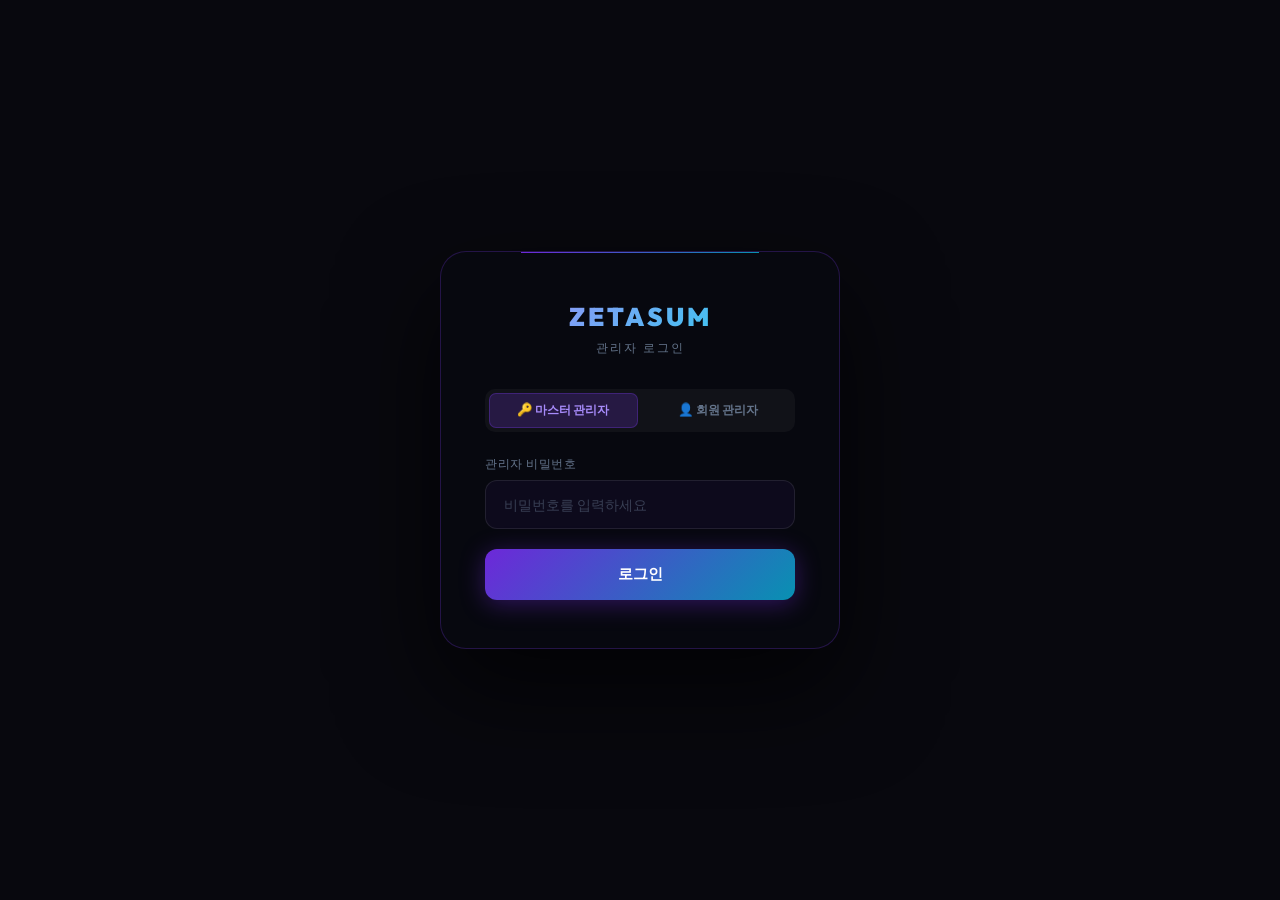
<file: admin.html>
<!DOCTYPE html>
<html lang="ko">
<head>
  <meta charset="UTF-8">
  <meta name="viewport" content="width=device-width, initial-scale=1.0">
  <title>ZETASUM 관리자</title>
  <link rel="preconnect" href="https://fonts.googleapis.com">
  <link href="https://fonts.googleapis.com/css2?family=Outfit:wght@300;400;500;600;700;800;900&display=swap" rel="stylesheet">
  <style>
  :root {
    --bg:       #08080e;
    --bg-card:  #0e0e1c;
    --violet:   #7c3aed;
    --violet-l: #a78bfa;
    --cyan:     #22d3ee;
    --gold:     #f59e0b;
    --green:    #22c55e;
    --red:      #ef4444;
    --grad:     linear-gradient(135deg, #6d28d9 0%, #0891b2 100%);
    --grad-text:linear-gradient(135deg, #a78bfa 0%, #22d3ee 100%);
    --text:     #f8fafc;
    --muted:    #64748b;
    --border:   rgba(255,255,255,0.07);
    --font:     'Outfit', sans-serif;
    --ease:     cubic-bezier(.4,0,.2,1);
  }
  *, *::before, *::after { box-sizing: border-box; margin: 0; padding: 0; }
  html { scroll-behavior: smooth; -webkit-font-smoothing: antialiased; }
  body { background: var(--bg); color: var(--text); font-family: var(--font); min-height: 100vh; }

  /* ── LOGIN ── */
  #loginScreen {
    min-height: 100vh;
    display: flex; align-items: center; justify-content: center;
  }
  .login-box {
    background: #07080f;
    border: 1px solid rgba(124,58,237,.25);
    border-radius: 26px; padding: 3rem 2.75rem;
    width: 100%; max-width: 400px;
    box-shadow: 0 40px 100px rgba(0,0,0,.7);
    position: relative;
  }
  .login-box::before {
    content: ''; position: absolute; top: 0; left: 20%; right: 20%; height: 1px;
    background: linear-gradient(90deg, #6d28d9, #0891b2);
  }
  .login-logo {
    font-size: 1.6rem; font-weight: 900; letter-spacing: 3px;
    background: var(--grad-text);
    -webkit-background-clip: text; -webkit-text-fill-color: transparent; background-clip: text;
    display: block; text-align: center; margin-bottom: .4rem;
  }
  .login-sub {
    text-align: center; font-size: .78rem; color: var(--muted);
    letter-spacing: 2px; text-transform: uppercase; margin-bottom: 2rem;
  }
  .login-box label { display: block; font-size: .78rem; color: var(--muted); margin-bottom: .45rem; letter-spacing: .5px; }
  .login-box input {
    width: 100%; background: rgba(124,58,237,.06);
    border: 1px solid rgba(255,255,255,.09); color: var(--text);
    padding: .9rem 1.1rem; border-radius: 12px;
    font-family: var(--font); font-size: .9rem; outline: none;
    transition: all .25s; margin-bottom: 1.25rem;
  }
  .login-box input:focus {
    border-color: rgba(124,58,237,.55);
    box-shadow: 0 0 0 3px rgba(124,58,237,.12);
  }
  .login-box input::placeholder { color: rgba(100,116,139,.5); }
  .btn-login {
    display: block; width: 100%; padding: .92rem;
    background: var(--grad); color: #fff; border: none;
    border-radius: 12px; font-size: .95rem; font-weight: 700;
    font-family: var(--font); cursor: pointer;
    box-shadow: 0 4px 24px rgba(109,40,217,.4);
    transition: all .3s var(--ease);
  }
  .btn-login:hover { transform: translateY(-2px); box-shadow: 0 10px 32px rgba(109,40,217,.55); }
  .login-error {
    color: #f87171; font-size: .8rem; text-align: center;
    margin-top: .85rem; display: none;
  }

  /* ── ADMIN PANEL ── */
  #adminPanel { display: none; }

  header {
    background: rgba(8,8,14,.95); backdrop-filter: blur(20px);
    border-bottom: 1px solid var(--border);
    padding: 1rem 3rem;
    display: flex; align-items: center; justify-content: space-between;
    position: sticky; top: 0; z-index: 100;
  }
  .admin-logo {
    font-size: 1.3rem; font-weight: 900; letter-spacing: 3px;
    background: var(--grad-text);
    -webkit-background-clip: text; -webkit-text-fill-color: transparent; background-clip: text;
  }
  .admin-logo span {
    font-size: .72rem; font-weight: 500; letter-spacing: 2px;
    color: var(--muted); -webkit-text-fill-color: var(--muted);
    margin-left: .75rem;
  }
  .btn-logout {
    background: rgba(255,255,255,.04); border: 1px solid var(--border);
    color: var(--muted); padding: .45rem 1.1rem; border-radius: 8px;
    font-size: .8rem; font-family: var(--font); cursor: pointer;
    transition: all .2s;
  }
  .btn-logout:hover { color: var(--text); border-color: rgba(124,58,237,.35); }

  .main { max-width: 1200px; margin: 0 auto; padding: 2.5rem 2rem; }

  /* ── STAT CARDS ── */
  .stat-row { display: grid; grid-template-columns: repeat(4, 1fr); gap: 1.25rem; margin-bottom: 2.5rem; }
  .s-card {
    background: var(--bg-card); border: 1px solid var(--border);
    border-radius: 18px; padding: 1.75rem;
    display: flex; align-items: center; gap: 1.25rem;
  }
  .s-icon {
    width: 48px; height: 48px; border-radius: 14px;
    display: flex; align-items: center; justify-content: center;
    font-size: 1.4rem; flex-shrink: 0;
  }
  .s-icon.violet { background: rgba(124,58,237,.15); border: 1px solid rgba(124,58,237,.2); }
  .s-icon.cyan   { background: rgba(34,211,238,.1);  border: 1px solid rgba(34,211,238,.2); }
  .s-icon.gold   { background: rgba(245,158,11,.1);  border: 1px solid rgba(245,158,11,.2); }
  .s-icon.red    { background: rgba(239,68,68,.1);   border: 1px solid rgba(239,68,68,.2); }
  .s-val { font-size: 2rem; font-weight: 900; letter-spacing: -1px; line-height: 1; }
  .s-lbl { font-size: .78rem; color: var(--muted); margin-top: .25rem; }

  /* ── TOOLBAR ── */
  .toolbar {
    display: flex; align-items: center; justify-content: space-between;
    margin-bottom: 1.25rem; gap: 1rem; flex-wrap: wrap;
  }
  .toolbar-title { font-size: 1.05rem; font-weight: 700; }
  .toolbar-right { display: flex; gap: .65rem; }
  .btn-sm {
    padding: .48rem 1rem; border-radius: 8px; font-size: .8rem;
    font-weight: 600; font-family: var(--font); cursor: pointer;
    border: none; transition: all .2s;
  }
  .btn-sm.export { background: rgba(34,211,238,.1); color: var(--cyan); border: 1px solid rgba(34,211,238,.2); }
  .btn-sm.export:hover { background: rgba(34,211,238,.18); }
  .btn-sm.danger { background: rgba(239,68,68,.1); color: #f87171; border: 1px solid rgba(239,68,68,.2); }
  .btn-sm.danger:hover { background: rgba(239,68,68,.18); }
  .search-wrap { position: relative; }
  .search-wrap input {
    background: rgba(255,255,255,.04); border: 1px solid var(--border);
    color: var(--text); padding: .48rem 1rem .48rem 2.25rem;
    border-radius: 8px; font-family: var(--font); font-size: .82rem;
    outline: none; width: 220px; transition: border-color .2s;
  }
  .search-wrap input:focus { border-color: rgba(124,58,237,.4); }
  .search-wrap input::placeholder { color: var(--muted); }
  .search-icon {
    position: absolute; left: .75rem; top: 50%; transform: translateY(-50%);
    color: var(--muted); font-size: .85rem;
  }

  /* ── TABLE ── */
  .table-wrap {
    background: var(--bg-card); border: 1px solid var(--border);
    border-radius: 18px; overflow: hidden;
  }
  table { width: 100%; border-collapse: collapse; }
  thead tr { border-bottom: 1px solid var(--border); }
  thead th {
    padding: 1rem 1.25rem; text-align: left;
    font-size: .7rem; font-weight: 700; letter-spacing: 2px;
    text-transform: uppercase; color: var(--muted);
  }
  tbody tr {
    border-bottom: 1px solid var(--border);
    transition: background .15s;
  }
  tbody tr:last-child { border-bottom: none; }
  tbody tr:hover { background: rgba(124,58,237,.04); }
  tbody td { padding: 1rem 1.25rem; font-size: .875rem; }
  .td-num { color: var(--muted); font-size: .78rem; font-weight: 600; }
  .td-name { font-weight: 600; }
  .td-email { color: var(--muted); }
  .td-date { color: var(--muted); font-size: .8rem; }
  .badge-new {
    display: inline-block; background: rgba(34,211,238,.12);
    border: 1px solid rgba(34,211,238,.25); color: var(--cyan);
    font-size: .6rem; font-weight: 700; letter-spacing: 1px;
    padding: .1rem .45rem; border-radius: 100px; text-transform: uppercase;
    margin-left: .5rem; vertical-align: middle;
  }
  .btn-del {
    background: none; border: 1px solid rgba(239,68,68,.2);
    color: #f87171; padding: .3rem .7rem; border-radius: 7px;
    font-size: .75rem; font-family: var(--font); cursor: pointer;
    transition: all .2s;
  }
  .btn-del:hover { background: rgba(239,68,68,.12); }

  /* ── ROLE BADGES ── */
  .badge-admin {
    display: inline-flex; align-items: center; gap: .3rem;
    background: rgba(124,58,237,.15); border: 1px solid rgba(124,58,237,.3);
    color: var(--violet-l); font-size: .65rem; font-weight: 700;
    letter-spacing: 1px; padding: .2rem .6rem; border-radius: 100px;
    text-transform: uppercase;
  }
  .badge-member {
    display: inline-flex; align-items: center;
    background: rgba(255,255,255,.04); border: 1px solid var(--border);
    color: var(--muted); font-size: .65rem; font-weight: 600;
    letter-spacing: 1px; padding: .2rem .6rem; border-radius: 100px;
    text-transform: uppercase;
  }
  .btn-promote {
    background: rgba(124,58,237,.1); border: 1px solid rgba(124,58,237,.25);
    color: var(--violet-l); padding: .28rem .65rem; border-radius: 7px;
    font-size: .72rem; font-family: var(--font); cursor: pointer; transition: all .2s;
  }
  .btn-promote:hover { background: rgba(124,58,237,.22); }
  .btn-demote {
    background: rgba(245,158,11,.08); border: 1px solid rgba(245,158,11,.22);
    color: var(--gold); padding: .28rem .65rem; border-radius: 7px;
    font-size: .72rem; font-family: var(--font); cursor: pointer; transition: all .2s;
  }
  .btn-demote:hover { background: rgba(245,158,11,.16); }

  /* ── ADMIN PAGE BADGE ── */
  .admin-page-badge {
    display: inline-flex; align-items: center;
    background: rgba(124,58,237,.15); border: 1px solid rgba(124,58,237,.3);
    color: var(--violet-l); font-size: .65rem; font-weight: 700;
    letter-spacing: 2px; padding: .25rem .75rem; border-radius: 100px;
    text-transform: uppercase; margin-left: .85rem;
  }

  /* ── EMPTY STATE ── */
  .empty {
    text-align: center; padding: 4rem 2rem; color: var(--muted);
  }
  .empty-icon { font-size: 2.5rem; margin-bottom: 1rem; opacity: .4; }
  .empty p { font-size: .9rem; }

  /* ── PWD MODAL ── */
  .pwd-modal-overlay {
    position: fixed; inset: 0; z-index: 500;
    background: rgba(0,0,0,.8); backdrop-filter: blur(16px);
    display: none; align-items: center; justify-content: center; padding: 1.5rem;
  }
  .pwd-modal-overlay.open { display: flex; animation: fadeIn .2s ease; }
  @keyframes fadeIn { from{opacity:0} to{opacity:1} }
  .pwd-modal {
    background: #07080f; border: 1px solid rgba(124,58,237,.3);
    border-radius: 22px; padding: 2.25rem 2.5rem;
    width: 100%; max-width: 400px; position: relative;
    box-shadow: 0 40px 80px rgba(0,0,0,.7);
    animation: slideUp .25s ease;
  }
  @keyframes slideUp { from{transform:translateY(20px);opacity:0} to{transform:translateY(0);opacity:1} }
  .pwd-modal::before {
    content:''; position:absolute; top:0; left:20%; right:20%; height:1px;
    background: linear-gradient(90deg,#6d28d9,#0891b2);
  }
  .pwd-modal h3 {
    font-size: 1.15rem; font-weight: 800; margin-bottom: 1.5rem;
    background: var(--grad-text);
    -webkit-background-clip: text; -webkit-text-fill-color: transparent; background-clip: text;
  }
  .pwd-modal label { display:block; font-size:.75rem; color:var(--muted); margin-bottom:.4rem; letter-spacing:.5px; }
  .pwd-modal input {
    width:100%; background:rgba(124,58,237,.06);
    border:1px solid rgba(255,255,255,.09); color:var(--text);
    padding:.8rem 1rem; border-radius:10px;
    font-family:var(--font); font-size:.88rem; outline:none;
    transition:all .2s; margin-bottom:1rem;
  }
  .pwd-modal input:focus { border-color:rgba(124,58,237,.55); box-shadow:0 0 0 3px rgba(124,58,237,.1); }
  .pwd-modal input::placeholder { color:rgba(100,116,139,.5); }
  .pwd-modal-btns { display:flex; gap:.65rem; margin-top:.5rem; }
  .btn-confirm {
    flex:1; padding:.8rem; background:var(--grad); color:#fff; border:none;
    border-radius:10px; font-size:.88rem; font-weight:700; font-family:var(--font);
    cursor:pointer; transition:all .25s;
  }
  .btn-confirm:hover { filter:brightness(1.15); }
  .btn-cancel {
    flex:1; padding:.8rem; background:rgba(255,255,255,.04); color:var(--muted);
    border:1px solid var(--border); border-radius:10px;
    font-size:.88rem; font-family:var(--font); cursor:pointer; transition:all .2s;
  }
  .btn-cancel:hover { color:var(--text); }
  .pwd-msg { font-size:.78rem; margin-top:.75rem; text-align:center; min-height:1.1rem; }
  .pwd-msg.err  { color:#f87171; }
  .pwd-msg.ok   { color:var(--green); }
  .pwd-modal-close {
    position:absolute; top:1rem; right:1.25rem;
    background:none; border:none; color:var(--muted);
    font-size:1.1rem; cursor:pointer; transition:color .2s;
  }
  .pwd-modal-close:hover { color:var(--text); }

  /* ── LOGIN TABS ── */
  .login-tabs {
    display: flex; gap: .4rem; margin-bottom: 1.5rem;
    background: rgba(255,255,255,.04); border-radius: 10px; padding: .25rem;
  }
  .login-tab {
    flex: 1; padding: .52rem; border: none; border-radius: 7px;
    font-family: var(--font); font-size: .78rem; font-weight: 600;
    cursor: pointer; transition: all .2s;
    background: none; color: var(--muted);
  }
  .login-tab.active {
    background: rgba(124,58,237,.2); color: var(--violet-l);
    border: 1px solid rgba(124,58,237,.3);
  }
  .admin-info-chip {
    font-size: .78rem; color: var(--muted);
    background: rgba(255,255,255,.04); border: 1px solid var(--border);
    padding: .3rem .85rem; border-radius: 100px;
  }

  @media (max-width: 768px) {
    header { padding: 1rem 1.5rem; }
    .main { padding: 1.5rem 1rem; }
    .stat-row { grid-template-columns: 1fr; }
    .search-wrap input { width: 160px; }
  }
  </style>
</head>
<body>

<!-- LOGIN -->
<div id="loginScreen">
  <div class="login-box">
    <span class="login-logo">ZETASUM</span>
    <p class="login-sub">관리자 로그인</p>

    <div class="login-tabs">
      <button class="login-tab active" id="tabMaster" onclick="switchTab('master')">🔑 마스터 관리자</button>
      <button class="login-tab" id="tabMember" onclick="switchTab('member')">👤 회원 관리자</button>
    </div>

    <!-- 마스터 로그인 -->
    <div id="formMaster">
      <label>관리자 비밀번호</label>
      <input type="password" id="pwdInput" placeholder="비밀번호를 입력하세요" onkeydown="if(event.key==='Enter')doLogin()">
      <button class="btn-login" onclick="doLogin()">로그인</button>
    </div>

    <!-- 회원 관리자 로그인 -->
    <div id="formMember" style="display:none;">
      <label>이메일</label>
      <input type="email" id="memberEmail" placeholder="관리자로 지정된 이메일" onkeydown="if(event.key==='Enter')doMemberAdminLogin()">
      <label>비밀번호</label>
      <input type="password" id="memberPwd" placeholder="비밀번호" onkeydown="if(event.key==='Enter')doMemberAdminLogin()">
      <button class="btn-login" onclick="doMemberAdminLogin()">로그인</button>
    </div>

    <p class="login-error" id="loginErr">로그인 정보가 올바르지 않습니다.</p>
  </div>
</div>

<!-- ADMIN PANEL -->
<div id="adminPanel">
  <header>
    <div style="display:flex;align-items:center;">
      <span class="admin-logo">ZETASUM<span>ADMIN</span></span>
      <span class="admin-page-badge">관리자 페이지</span>
    </div>
    <div style="display:flex;gap:.65rem;align-items:center;">
      <span class="admin-info-chip" id="adminLoginInfo"></span>
      <button class="btn-logout" id="btnPwdChange" onclick="openPwdModal()">🔑 비밀번호 변경</button>
      <button class="btn-logout" onclick="doLogout()">로그아웃</button>
    </div>
  </header>

  <!-- PWD CHANGE MODAL -->
  <div class="pwd-modal-overlay" id="pwdModal">
    <div class="pwd-modal">
      <button class="pwd-modal-close" onclick="closePwdModal()">×</button>
      <h3>비밀번호 변경</h3>
      <label>현재 비밀번호</label>
      <input type="password" id="curPwd" placeholder="현재 비밀번호">
      <label>새 비밀번호</label>
      <input type="password" id="newPwd" placeholder="새 비밀번호 (4자리 이상)">
      <label>새 비밀번호 확인</label>
      <input type="password" id="newPwd2" placeholder="새 비밀번호 재입력" onkeydown="if(event.key==='Enter')confirmPwdChange()">
      <div class="pwd-modal-btns">
        <button class="btn-confirm" onclick="confirmPwdChange()">변경 완료</button>
        <button class="btn-cancel" onclick="closePwdModal()">취소</button>
      </div>
      <p class="pwd-msg" id="pwdMsg"></p>
    </div>
  </div>

  <div class="main">
    <!-- STAT CARDS -->
    <div class="stat-row">
      <div class="s-card">
        <div class="s-icon violet">👥</div>
        <div>
          <div class="s-val" id="statTotal">0</div>
          <div class="s-lbl">전체 가입자</div>
        </div>
      </div>
      <div class="s-card">
        <div class="s-icon cyan">📅</div>
        <div>
          <div class="s-val" id="statToday">0</div>
          <div class="s-lbl">오늘 가입</div>
        </div>
      </div>
      <div class="s-card">
        <div class="s-icon gold">📧</div>
        <div>
          <div class="s-val" id="statDomains">0</div>
          <div class="s-lbl">이메일 도메인 수</div>
        </div>
      </div>
      <div class="s-card">
        <div class="s-icon red">🛡️</div>
        <div>
          <div class="s-val" id="statAdmins">0</div>
          <div class="s-lbl">관리자 계정</div>
        </div>
      </div>
    </div>

    <!-- TOOLBAR -->
    <div class="toolbar">
      <span class="toolbar-title">가입자 목록</span>
      <div class="toolbar-right">
        <div class="search-wrap">
          <span class="search-icon">🔍</span>
          <input type="text" id="searchInput" placeholder="이름 또는 이메일 검색" oninput="renderTable()">
        </div>
        <button class="btn-sm export" onclick="exportCSV()">CSV 내보내기</button>
        <button class="btn-sm danger" onclick="clearAll()">전체 삭제</button>
      </div>
    </div>

    <!-- TABLE -->
    <div class="table-wrap">
      <table>
        <thead>
          <tr>
            <th>#</th>
            <th>이름</th>
            <th>이메일</th>
            <th>유형</th>
            <th>가입일시</th>
            <th></th>
          </tr>
        </thead>
        <tbody id="userTableBody"></tbody>
      </table>
    </div>
  </div>
</div>

<script>
  const STORAGE_KEY = 'zetasum_users';
  const PWD_KEY     = 'zetasum_admin_pwd';
  const DEFAULT_PWD = 'zetasum2026';

  let currentAdmin = null; // { type:'master' } or { type:'member', name, email }

  function getAdminPwd() {
    return localStorage.getItem(PWD_KEY) || DEFAULT_PWD;
  }

  /* ── TAB SWITCH ── */
  function switchTab(tab) {
    const isMaster = tab === 'master';
    document.getElementById('tabMaster').classList.toggle('active', isMaster);
    document.getElementById('tabMember').classList.toggle('active', !isMaster);
    document.getElementById('formMaster').style.display = isMaster ? 'block' : 'none';
    document.getElementById('formMember').style.display = isMaster ? 'none' : 'block';
    document.getElementById('loginErr').style.display = 'none';
  }

  /* ── MASTER LOGIN ── */
  function doLogin() {
    const v = document.getElementById('pwdInput').value;
    if (v === getAdminPwd()) {
      currentAdmin = { type: 'master' };
      enterAdminPanel();
    } else {
      document.getElementById('loginErr').style.display = 'block';
    }
  }

  /* ── MEMBER ADMIN LOGIN ── */
  function doMemberAdminLogin() {
    const email = document.getElementById('memberEmail').value.trim();
    const pwd   = document.getElementById('memberPwd').value;
    const users = getUsers();
    const user  = users.find(u => u.email === email && u.pwd === pwd && u.role === 'admin');
    if (user) {
      currentAdmin = { type: 'member', name: user.name, email: user.email };
      enterAdminPanel();
    } else {
      document.getElementById('loginErr').style.display = 'block';
    }
  }

  /* ── ENTER PANEL ── */
  function enterAdminPanel() {
    document.getElementById('loginScreen').style.display = 'none';
    document.getElementById('adminPanel').style.display  = 'block';
    // 헤더 업데이트
    const infoEl = document.getElementById('adminLoginInfo');
    const pwdBtn = document.getElementById('btnPwdChange');
    if (currentAdmin.type === 'master') {
      infoEl.textContent = '🛡️ 마스터 관리자';
      pwdBtn.style.display = '';
    } else {
      infoEl.textContent = `👤 ${currentAdmin.name}`;
      pwdBtn.style.display = 'none';
    }
    renderAll();
  }

  function doLogout() {
    currentAdmin = null;
    document.getElementById('loginScreen').style.display = 'flex';
    document.getElementById('adminPanel').style.display  = 'none';
    document.getElementById('pwdInput').value    = '';
    document.getElementById('memberEmail').value = '';
    document.getElementById('memberPwd').value   = '';
    document.getElementById('loginErr').style.display = 'none';
    switchTab('master');
  }

  /* ── PASSWORD CHANGE ── */
  function openPwdModal() {
    document.getElementById('curPwd').value = '';
    document.getElementById('newPwd').value = '';
    document.getElementById('newPwd2').value = '';
    document.getElementById('pwdMsg').textContent = '';
    document.getElementById('pwdMsg').className = 'pwd-msg';
    document.getElementById('pwdModal').classList.add('open');
  }
  function closePwdModal() {
    document.getElementById('pwdModal').classList.remove('open');
  }
  function confirmPwdChange() {
    const cur  = document.getElementById('curPwd').value;
    const nw   = document.getElementById('newPwd').value;
    const nw2  = document.getElementById('newPwd2').value;
    const msg  = document.getElementById('pwdMsg');
    if (cur !== getAdminPwd()) {
      msg.textContent = '현재 비밀번호가 올바르지 않습니다.'; msg.className = 'pwd-msg err'; return;
    }
    if (nw.length < 4) {
      msg.textContent = '새 비밀번호는 4자리 이상이어야 합니다.'; msg.className = 'pwd-msg err'; return;
    }
    if (nw !== nw2) {
      msg.textContent = '새 비밀번호가 서로 일치하지 않습니다.'; msg.className = 'pwd-msg err'; return;
    }
    localStorage.setItem(PWD_KEY, nw);
    msg.textContent = '비밀번호가 변경되었습니다!'; msg.className = 'pwd-msg ok';
    setTimeout(closePwdModal, 1200);
  }

  function getUsers() {
    return JSON.parse(localStorage.getItem(STORAGE_KEY) || '[]');
  }

  function renderAll() {
    const users = getUsers();
    const today = new Date().toDateString();
    const todayCount = users.filter(u => new Date(u.date).toDateString() === today).length;
    const domains = new Set(users.map(u => u.email.split('@')[1]).filter(Boolean));
    const adminCount = users.filter(u => u.role === 'admin').length;

    document.getElementById('statTotal').textContent   = users.length;
    document.getElementById('statToday').textContent   = todayCount;
    document.getElementById('statDomains').textContent = domains.size;
    document.getElementById('statAdmins').textContent  = adminCount;
    renderTable();
  }

  function renderTable() {
    const q = document.getElementById('searchInput').value.toLowerCase();
    const users = getUsers();
    const filtered = q
      ? users.filter(u => u.name.toLowerCase().includes(q) || u.email.toLowerCase().includes(q))
      : users;

    const tbody = document.getElementById('userTableBody');
    if (filtered.length === 0) {
      tbody.innerHTML = `<tr><td colspan="5">
        <div class="empty">
          <div class="empty-icon">📭</div>
          <p>${q ? '검색 결과가 없습니다.' : '아직 가입자가 없습니다.'}</p>
        </div>
      </td></tr>`;
      return;
    }

    const today = new Date().toDateString();
    tbody.innerHTML = filtered.slice().reverse().map((u, i) => {
      const isNew = new Date(u.date).toDateString() === today;
      const d = new Date(u.date);
      const dateStr = `${d.getFullYear()}.${String(d.getMonth()+1).padStart(2,'0')}.${String(d.getDate()).padStart(2,'0')} ${String(d.getHours()).padStart(2,'0')}:${String(d.getMinutes()).padStart(2,'0')}`;
      const realIdx = users.length - 1 - i;
      const isAdmin = u.role === 'admin';
      const roleBadge = isAdmin
        ? '<span class="badge-admin">🛡️ 관리자 가입</span>'
        : '<span class="badge-member">일반 가입</span>';
      const roleBtn = isAdmin
        ? `<button class="btn-demote" onclick="toggleRole(${realIdx})">관리자 해제</button>`
        : `<button class="btn-promote" onclick="toggleRole(${realIdx})">관리자 지정</button>`;
      return `<tr>
        <td class="td-num">${users.length - i}</td>
        <td class="td-name">${esc(u.name)}${isNew ? '<span class="badge-new">NEW</span>' : ''}</td>
        <td class="td-email">${esc(u.email)}</td>
        <td>${roleBadge}</td>
        <td class="td-date">${dateStr}</td>
        <td style="display:flex;gap:.4rem;align-items:center;">${roleBtn}<button class="btn-del" onclick="deleteUser(${realIdx})">삭제</button></td>
      </tr>`;
    }).join('');
  }

  function toggleRole(idx) {
    const users = getUsers();
    const u = users[idx];
    const isAdmin = u.role === 'admin';
    if (isAdmin) {
      if (!confirm(`'${u.name}'의 관리자 권한을 해제할까요?`)) return;
      users[idx].role = 'member';
    } else {
      if (!confirm(`'${u.name}'을(를) 관리자로 지정할까요?`)) return;
      users[idx].role = 'admin';
    }
    localStorage.setItem(STORAGE_KEY, JSON.stringify(users));
    renderAll();
  }

  function deleteUser(idx) {
    if (!confirm('이 가입자를 삭제할까요?')) return;
    const users = getUsers();
    users.splice(idx, 1);
    localStorage.setItem(STORAGE_KEY, JSON.stringify(users));
    renderAll();
  }

  function clearAll() {
    if (!confirm('전체 가입자 데이터를 삭제할까요? 복구할 수 없습니다.')) return;
    localStorage.removeItem(STORAGE_KEY);
    renderAll();
  }

  function exportCSV() {
    const users = getUsers();
    if (!users.length) { alert('내보낼 데이터가 없습니다.'); return; }
    const rows = [['번호', '이름', '이메일', '가입일시'],
      ...users.map((u, i) => [i+1, u.name, u.email, new Date(u.date).toLocaleString('ko-KR')])
    ];
    const csv = '﻿' + rows.map(r => r.join(',')).join('\n');
    const a = document.createElement('a');
    a.href = URL.createObjectURL(new Blob([csv], { type: 'text/csv' }));
    a.download = `zetasum_users_${new Date().toISOString().slice(0,10)}.csv`;
    a.click();
  }

  function esc(s) {
    return s.replace(/&/g,'&amp;').replace(/</g,'&lt;').replace(/>/g,'&gt;');
  }
</script>
</body>
</html>
</file>
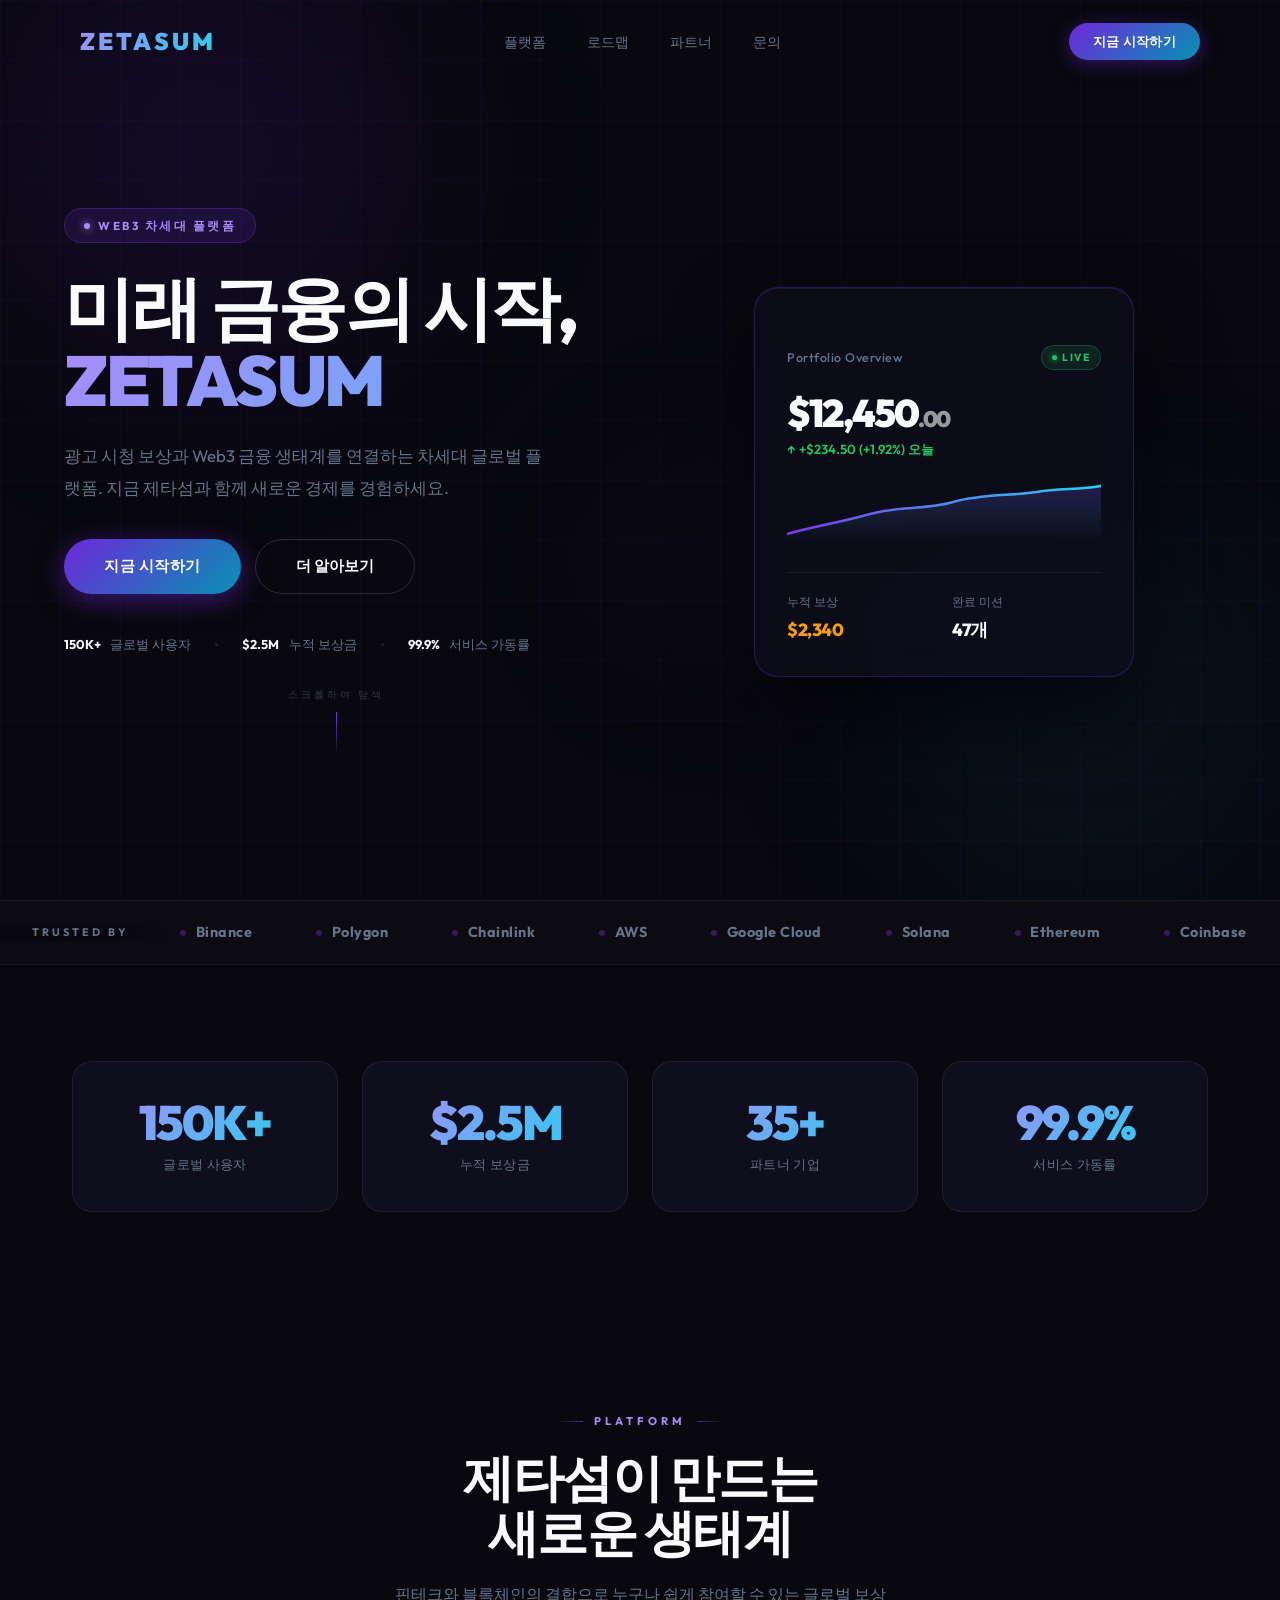
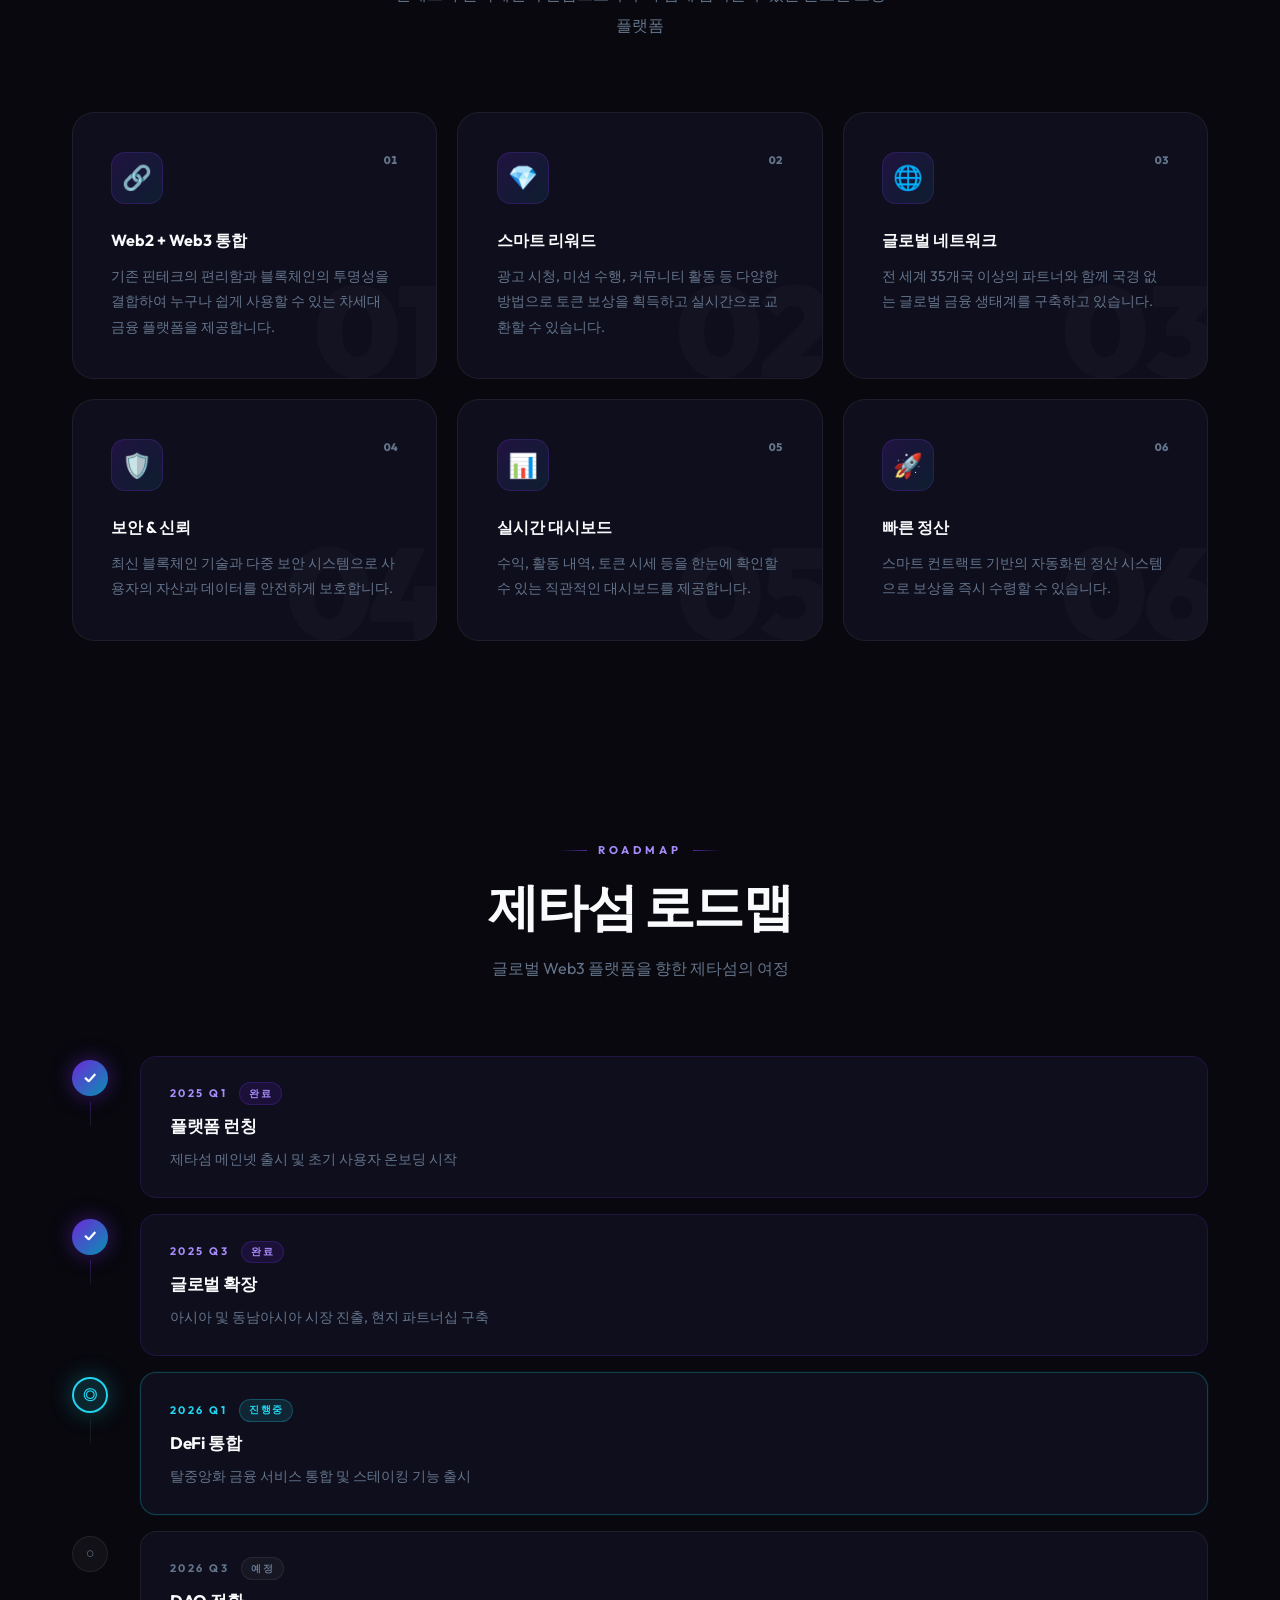
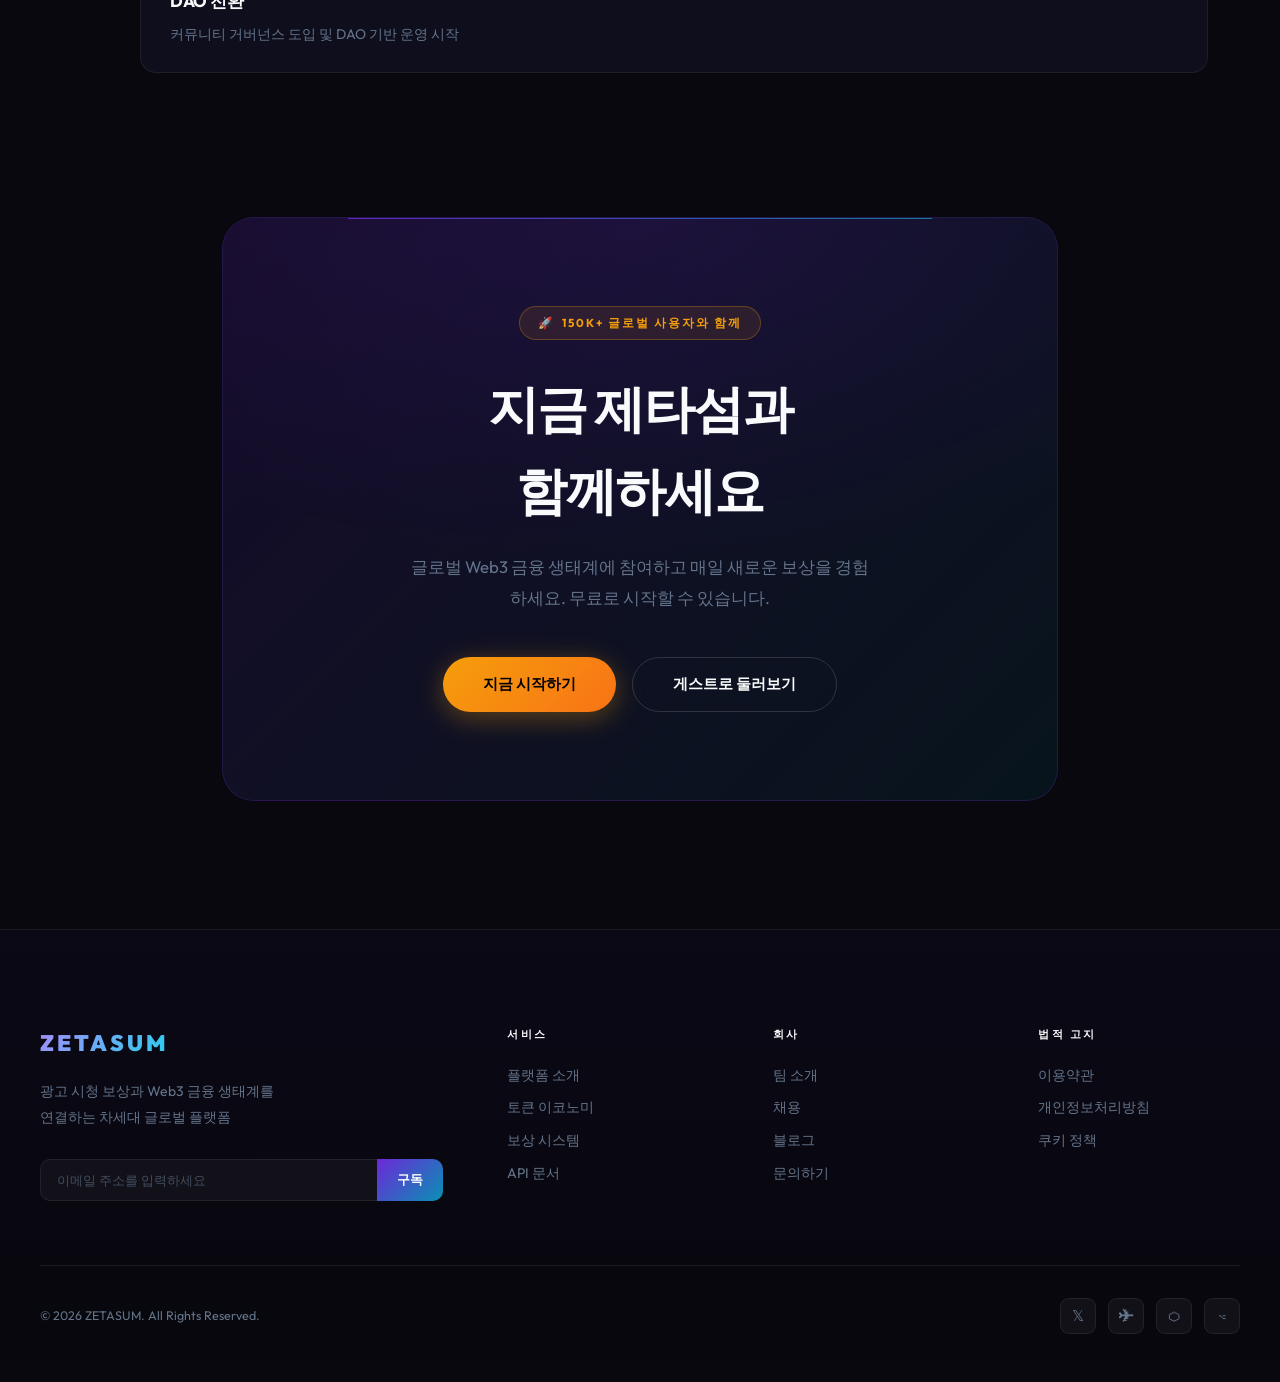
<file: v2.html>
<!DOCTYPE html>
<html lang="ko">
<head>
  <meta charset="UTF-8">
  <meta name="viewport" content="width=device-width, initial-scale=1.0">
  <title>ZETASUM v2 — Next-Gen Web3 Platform</title>
  <link rel="preconnect" href="https://fonts.googleapis.com">
  <link href="https://fonts.googleapis.com/css2?family=Outfit:wght@300;400;500;600;700;800;900&display=swap" rel="stylesheet">
  <style>
  /* ============================================================
     ZETASUM v2 — World-Class Design
     True Black · Violet-Cyan Gradient · Gold CTA
  ============================================================ */
  :root {
    --bg:         #08080e;
    --bg-card:    #0e0e1c;
    --bg-high:    #141428;

    --violet:     #7c3aed;
    --violet-d:   #5b21b6;
    --violet-l:   #a78bfa;
    --cyan:       #22d3ee;
    --cyan-d:     #06b6d4;
    --gold:       #f59e0b;
    --gold-d:     #d97706;
    --green:      #22c55e;

    --grad:       linear-gradient(135deg, #6d28d9 0%, #0891b2 100%);
    --grad-h:     linear-gradient(90deg,  #6d28d9 0%, #0891b2 100%);
    --grad-text:  linear-gradient(135deg, #a78bfa 0%, #22d3ee 100%);
    --grad-warm:  linear-gradient(135deg, #f59e0b 0%, #f97316 100%);

    --text:       #f8fafc;
    --text-dim:   #cbd5e1;
    --muted:      #64748b;
    --faint:      #1e1e3a;

    --border:     rgba(255,255,255,0.07);
    --border-v:   rgba(124,58,237,0.35);
    --border-c:   rgba(34,211,238,0.25);

    --font:   'Outfit', sans-serif;
    --ease:   cubic-bezier(.4,0,.2,1);
    --spring: cubic-bezier(.34,1.56,.64,1);
  }

  *, *::before, *::after { box-sizing: border-box; margin: 0; padding: 0; }
  html { scroll-behavior: smooth; -webkit-font-smoothing: antialiased; }
  body {
    background: var(--bg); color: var(--text);
    font-family: var(--font); overflow-x: hidden; line-height: 1.6;
  }

  /* ── AMBIENT ── */
  .ambient {
    position: fixed; inset: 0; z-index: 0; pointer-events: none; overflow: hidden;
  }
  .orb {
    position: absolute; border-radius: 50%; filter: blur(80px); opacity: .6;
  }
  .orb-1 {
    width: 700px; height: 700px; top: -200px; left: -150px;
    background: radial-gradient(circle, rgba(109,40,217,.25) 0%, transparent 70%);
    animation: drift1 25s ease-in-out infinite;
  }
  .orb-2 {
    width: 600px; height: 600px; bottom: -100px; right: -100px;
    background: radial-gradient(circle, rgba(8,145,178,.2) 0%, transparent 70%);
    animation: drift2 30s ease-in-out infinite;
  }
  .orb-3 {
    width: 400px; height: 400px; top: 40%; left: 40%;
    background: radial-gradient(circle, rgba(124,58,237,.1) 0%, transparent 70%);
    animation: drift3 20s ease-in-out infinite;
  }
  @keyframes drift1 { 0%,100%{transform:translate(0,0)} 50%{transform:translate(60px,50px)} }
  @keyframes drift2 { 0%,100%{transform:translate(0,0)} 50%{transform:translate(-50px,-40px)} }
  @keyframes drift3 { 0%,100%{transform:translate(0,0)} 33%{transform:translate(30px,-30px)} 66%{transform:translate(-20px,20px)} }

  /* ── NAVBAR ── */
  #navbar {
    position: fixed; top: 0; left: 0; right: 0; z-index: 1000;
    padding: 1.4rem 5rem;
    display: flex; align-items: center; justify-content: space-between;
    transition: all .4s var(--ease);
  }
  #navbar.scrolled {
    background: rgba(8,8,14,.95); backdrop-filter: blur(24px);
    border-bottom: 1px solid var(--border); padding: .95rem 5rem;
  }
  .nav-logo {
    font-size: 1.5rem; font-weight: 900; letter-spacing: 3px;
    background: var(--grad-text);
    -webkit-background-clip: text; -webkit-text-fill-color: transparent; background-clip: text;
    cursor: pointer; text-decoration: none;
  }
  .nav-links { list-style: none; display: flex; gap: 2.5rem; }
  .nav-links a {
    color: var(--muted); text-decoration: none;
    font-size: .875rem; font-weight: 500; letter-spacing: .3px;
    position: relative; transition: color .2s;
  }
  .nav-links a::after {
    content: ''; position: absolute; bottom: -4px; left: 0;
    width: 0; height: 1px; background: var(--grad-h);
    transition: width .3s var(--ease);
  }
  .nav-links a:hover { color: var(--text); }
  .nav-links a:hover::after { width: 100%; }
  .nav-actions { display: flex; align-items: center; gap: .75rem; }
  .nav-cta {
    background: var(--grad); color: #fff; border: none;
    padding: .6rem 1.5rem; border-radius: 100px;
    font-size: .84rem; font-weight: 700; font-family: var(--font);
    cursor: pointer; letter-spacing: .3px;
    box-shadow: 0 4px 20px rgba(109,40,217,.4);
    transition: all .3s var(--ease);
  }
  .nav-cta:hover { transform: translateY(-2px); box-shadow: 0 8px 28px rgba(109,40,217,.6); }

  /* ── HERO ── */
  .hero {
    min-height: 100vh;
    display: grid; grid-template-columns: 1fr 1fr;
    align-items: center; gap: 4rem;
    max-width: 1300px; margin: 0 auto;
    padding: 9rem 4rem 5rem;
    position: relative; z-index: 1;
  }
  .hero::before {
    content: ''; position: absolute; inset: 0;
    background-image:
      linear-gradient(rgba(124,58,237,.05) 1px, transparent 1px),
      linear-gradient(90deg, rgba(124,58,237,.05) 1px, transparent 1px);
    background-size: 60px 60px;
    pointer-events: none;
  }

  .hero-content { position: relative; z-index: 1; }

  .hero-badge {
    display: inline-flex; align-items: center; gap: .5rem;
    background: rgba(124,58,237,.12); border: 1px solid rgba(124,58,237,.3);
    padding: .45rem 1.2rem; border-radius: 100px;
    font-size: .72rem; font-weight: 700; letter-spacing: 2.5px;
    color: var(--violet-l); text-transform: uppercase; margin-bottom: 1.75rem;
  }
  .badge-dot {
    width: 6px; height: 6px; background: var(--violet-l); border-radius: 50%;
    box-shadow: 0 0 8px var(--violet-l); animation: pulse 2s ease-in-out infinite;
  }
  @keyframes pulse { 0%,100%{opacity:1;transform:scale(1)} 50%{opacity:.4;transform:scale(1.6)} }

  .hero h1 {
    font-size: clamp(2.8rem, 5.5vw, 6rem);
    font-weight: 900; line-height: 1.03; letter-spacing: -2.5px;
    margin-bottom: .5rem;
  }
  .hero h1 .gradient-word {
    background: var(--grad-text); background-size: 200% auto;
    -webkit-background-clip: text; -webkit-text-fill-color: transparent; background-clip: text;
    animation: shimmer 4s linear infinite; display: block;
  }
  @keyframes shimmer { 0%{background-position:0% center} 100%{background-position:200% center} }

  .hero-desc {
    color: var(--muted); font-size: 1.05rem; line-height: 1.88;
    max-width: 480px; margin: 1.5rem 0 2.25rem;
  }
  .hero-btns { display: flex; gap: .9rem; flex-wrap: wrap; margin-bottom: 2.5rem; }

  .hero-proof {
    display: flex; align-items: center; gap: 1.5rem; flex-wrap: wrap;
  }
  .proof-item {
    display: flex; align-items: center; gap: .4rem;
    font-size: .8rem; color: var(--muted);
  }
  .proof-item strong { color: var(--text); font-weight: 700; }
  .proof-dot { width: 3px; height: 3px; background: var(--faint); border-radius: 50%; }

  /* ── DASHBOARD CARD ── */
  .hero-visual {
    position: relative; z-index: 1;
    display: flex; align-items: center; justify-content: center;
  }
  .dashboard-card {
    background: rgba(14,14,28,.85);
    border: 1px solid rgba(124,58,237,.25);
    border-radius: 24px; padding: 2rem;
    width: 100%; max-width: 380px;
    backdrop-filter: blur(20px);
    box-shadow:
      0 40px 80px rgba(0,0,0,.6),
      0 0 0 1px rgba(124,58,237,.08),
      inset 0 1px 0 rgba(255,255,255,.06);
    animation: float 6s ease-in-out infinite;
  }
  @keyframes float {
    0%,100% { transform: translateY(0); }
    50%      { transform: translateY(-12px); }
  }
  .dash-top {
    display: flex; justify-content: space-between; align-items: center;
    margin-bottom: 1.5rem;
  }
  .dash-label { font-size: .78rem; color: var(--muted); font-weight: 500; letter-spacing: .5px; }
  .dash-live {
    display: flex; align-items: center; gap: .35rem;
    background: rgba(34,197,94,.12); border: 1px solid rgba(34,197,94,.25);
    padding: .2rem .6rem; border-radius: 100px;
    font-size: .65rem; font-weight: 700; color: var(--green); letter-spacing: 1.5px;
  }
  .live-dot {
    width: 5px; height: 5px; background: var(--green); border-radius: 50%;
    box-shadow: 0 0 6px var(--green); animation: pulse 1.5s ease-in-out infinite;
  }
  .dash-balance {
    font-size: 2.4rem; font-weight: 900; letter-spacing: -2px;
    line-height: 1; margin-bottom: .4rem;
  }
  .dash-change {
    font-size: .82rem; color: var(--green); font-weight: 600; margin-bottom: 1.5rem;
  }
  .sparkline { width: 100%; height: 56px; margin-bottom: 1.5rem; }
  .spark-path {
    fill: none; stroke: url(#sparkGrad); stroke-width: 2.5; stroke-linecap: round;
  }
  .spark-area { fill: url(#areaGrad); }
  .dash-stats {
    display: grid; grid-template-columns: 1fr 1fr; gap: 1rem;
    padding-top: 1.25rem; border-top: 1px solid var(--border);
  }
  .dash-stat-item { }
  .dash-stat-label { font-size: .72rem; color: var(--muted); margin-bottom: .3rem; letter-spacing: .3px; }
  .dash-stat-value { font-size: 1.1rem; font-weight: 800; letter-spacing: -.5px; }
  .dash-stat-value.gold { color: var(--gold); }

  /* ── PARTNER TICKER ── */
  .ticker-section {
    position: relative; z-index: 1;
    border-top: 1px solid var(--border);
    border-bottom: 1px solid var(--border);
    padding: 1.25rem 0;
    overflow: hidden;
    background: rgba(255,255,255,.015);
  }
  .ticker-label {
    position: absolute; left: 0; top: 50%; transform: translateY(-50%);
    padding: 0 2rem;
    font-size: .68rem; font-weight: 700; letter-spacing: 3px;
    color: var(--muted); text-transform: uppercase;
    background: linear-gradient(90deg, var(--bg) 60%, transparent);
    z-index: 2; white-space: nowrap; padding-right: 3rem;
  }
  .ticker-track {
    display: flex; align-items: center; gap: 4rem;
    animation: marquee 22s linear infinite;
    white-space: nowrap;
    padding-left: 180px;
  }
  .ticker-track:hover { animation-play-state: paused; }
  @keyframes marquee { 0%{transform:translateX(0)} 100%{transform:translateX(-50%)} }
  .ticker-item {
    font-size: .9rem; font-weight: 700; color: var(--muted);
    letter-spacing: .5px; flex-shrink: 0;
    transition: color .2s;
    display: flex; align-items: center; gap: .6rem;
  }
  .ticker-item::before {
    content: ''; display: block;
    width: 6px; height: 6px; border-radius: 50%;
    background: var(--border-v); flex-shrink: 0;
  }
  .ticker-item:hover { color: var(--text); }

  /* ── STATS SECTION ── */
  .stats-section {
    position: relative; z-index: 1;
    max-width: 1200px; margin: 0 auto; padding: 6rem 2rem;
  }
  .stats-grid {
    display: grid; grid-template-columns: repeat(4,1fr); gap: 1.5rem;
  }
  .stat-card {
    background: var(--bg-card); border: 1px solid var(--border);
    border-radius: 20px; padding: 2.25rem 1.75rem;
    text-align: center; position: relative; overflow: hidden;
    opacity: 0; transform: translateY(20px);
    transition: opacity .7s var(--ease), transform .7s var(--ease), border-color .3s, box-shadow .3s;
  }
  .stat-card::before {
    content: ''; position: absolute; top: 0; left: 20%; right: 20%; height: 1px;
    background: var(--grad-h); opacity: 0; transition: opacity .3s;
  }
  .stat-card.visible { opacity: 1; transform: translateY(0); }
  .stat-card:hover { border-color: rgba(124,58,237,.3); box-shadow: 0 16px 48px rgba(0,0,0,.4); }
  .stat-card:hover::before { opacity: 1; }
  .stat-num {
    font-size: 3rem; font-weight: 900; letter-spacing: -2px; line-height: 1;
    background: var(--grad-text);
    -webkit-background-clip: text; -webkit-text-fill-color: transparent; background-clip: text;
    margin-bottom: .5rem;
  }
  .stat-lbl { font-size: .82rem; color: var(--muted); font-weight: 500; letter-spacing: .3px; }

  /* ── SECTION COMMONS ── */
  .section-wrap { max-width: 1200px; margin: 0 auto; padding: 6rem 2rem; position: relative; z-index: 1; }
  .section-head { text-align: center; margin-bottom: 4.5rem; }
  .section-tag {
    display: inline-flex; align-items: center; gap: .7rem;
    color: var(--violet-l); font-size: .7rem; font-weight: 700;
    letter-spacing: 4px; text-transform: uppercase; margin-bottom: 1.2rem;
  }
  .section-tag::before, .section-tag::after {
    content: ''; display: block; width: 28px; height: 1px;
    background: linear-gradient(90deg, transparent, var(--violet)); opacity: .65;
  }
  .section-tag::after { background: linear-gradient(90deg, var(--violet), transparent); }
  .section-title {
    font-size: clamp(2rem, 4vw, 3.2rem);
    font-weight: 900; letter-spacing: -1.5px; line-height: 1.08; margin-bottom: 1.2rem;
  }
  .section-desc { color: var(--muted); font-size: 1rem; max-width: 500px; margin: 0 auto; line-height: 1.9; }

  /* ── FEATURES ── */
  .features-grid { display: grid; grid-template-columns: repeat(3,1fr); gap: 1.25rem; }
  .feature-card {
    background: var(--bg-card); border: 1px solid var(--border);
    border-radius: 22px; padding: 2.4rem;
    position: relative; overflow: hidden;
    opacity: 0; transform: translateY(24px);
    transition: opacity .7s var(--ease), transform .7s var(--ease), border-color .3s, box-shadow .3s;
    cursor: default;
  }
  .feature-card.visible { opacity: 1; transform: translateY(0); }
  .feat-bg-num {
    position: absolute; right: -0.5rem; bottom: -1rem;
    font-size: 8rem; font-weight: 900; color: rgba(255,255,255,.025);
    line-height: 1; letter-spacing: -4px; pointer-events: none;
    user-select: none;
  }
  .feat-top {
    display: flex; align-items: flex-start; justify-content: space-between;
    margin-bottom: 1.5rem;
  }
  .feat-icon-wrap {
    width: 52px; height: 52px;
    display: flex; align-items: center; justify-content: center;
    background: linear-gradient(135deg, rgba(109,40,217,.2), rgba(8,145,178,.12));
    border: 1px solid rgba(124,58,237,.2);
    border-radius: 14px; font-size: 1.5rem;
    transition: all .3s;
  }
  .feat-num-badge {
    font-size: .68rem; font-weight: 800; color: var(--muted);
    letter-spacing: 1px; font-variant-numeric: tabular-nums;
  }
  .feature-card:hover { border-color: rgba(124,58,237,.3); transform: translateY(-8px); box-shadow: 0 24px 60px rgba(0,0,0,.5); }
  .feature-card:hover .feat-icon-wrap { box-shadow: 0 0 24px rgba(124,58,237,.4); transform: scale(1.08); }
  .feature-card h3 { font-size: 1rem; font-weight: 700; margin-bottom: .65rem; }
  .feature-card p { color: var(--muted); font-size: .875rem; line-height: 1.82; position: relative; z-index: 1; }

  /* ── ROADMAP ── */
  .roadmap-list { display: flex; flex-direction: column; gap: 1rem; }
  .rm-item {
    display: flex; align-items: flex-start; gap: 2rem;
    opacity: 0; transform: translateY(16px);
    transition: opacity .7s var(--ease), transform .7s var(--ease);
  }
  .rm-item.visible { opacity: 1; transform: translateY(0); }
  .rm-track {
    display: flex; flex-direction: column; align-items: center;
    flex-shrink: 0; padding-top: .3rem;
  }
  .rm-marker {
    width: 36px; height: 36px; border-radius: 50%;
    display: flex; align-items: center; justify-content: center;
    flex-shrink: 0; font-size: .9rem; font-weight: 800; transition: all .3s;
  }
  .rm-item.done .rm-marker {
    background: var(--grad); box-shadow: 0 0 20px rgba(109,40,217,.5);
    color: #fff;
  }
  .rm-item.active .rm-marker {
    background: rgba(34,211,238,.15);
    border: 2px solid var(--cyan);
    color: var(--cyan); box-shadow: 0 0 24px rgba(34,211,238,.3);
    animation: glow 2s ease-in-out infinite;
  }
  @keyframes glow {
    0%,100% { box-shadow: 0 0 12px rgba(34,211,238,.3); }
    50%      { box-shadow: 0 0 28px rgba(34,211,238,.6); }
  }
  .rm-item.upcoming .rm-marker {
    background: rgba(255,255,255,.04); border: 1px solid var(--border); color: var(--muted);
  }
  .rm-line {
    width: 1px; flex: 1; min-height: 24px; margin: .35rem 0;
    background: var(--border);
  }
  .rm-item.done .rm-line { background: linear-gradient(to bottom, rgba(109,40,217,.4), var(--border)); }
  .rm-body {
    background: var(--bg-card); border: 1px solid var(--border);
    border-radius: 16px; padding: 1.6rem 1.8rem;
    flex: 1; margin-bottom: 0; position: relative; overflow: hidden;
    transition: border-color .3s, box-shadow .3s;
  }
  .rm-item.done .rm-body { border-color: rgba(109,40,217,.2); }
  .rm-item.active .rm-body {
    border-color: rgba(34,211,238,.25);
    box-shadow: 0 0 0 1px rgba(34,211,238,.05);
  }
  .rm-item:hover .rm-body { box-shadow: 0 8px 32px rgba(0,0,0,.3); }
  .rm-phase-row {
    display: flex; align-items: center; gap: .75rem; margin-bottom: .5rem;
  }
  .rm-phase {
    font-size: .68rem; font-weight: 700; letter-spacing: 2.5px;
    text-transform: uppercase;
  }
  .rm-item.done .rm-phase    { color: var(--violet-l); }
  .rm-item.active .rm-phase  { color: var(--cyan); }
  .rm-item.upcoming .rm-phase { color: var(--muted); }
  .rm-status {
    font-size: .62rem; font-weight: 700; letter-spacing: 1.5px;
    text-transform: uppercase; padding: .15rem .55rem; border-radius: 100px;
  }
  .rm-item.done .rm-status    { background: rgba(109,40,217,.15); color: var(--violet-l); border: 1px solid rgba(109,40,217,.25); }
  .rm-item.active .rm-status  { background: rgba(34,211,238,.12); color: var(--cyan); border: 1px solid rgba(34,211,238,.25); }
  .rm-item.upcoming .rm-status { background: rgba(255,255,255,.04); color: var(--muted); border: 1px solid var(--border); }
  .rm-title { font-size: 1.05rem; font-weight: 700; letter-spacing: -.2px; margin-bottom: .45rem; }
  .rm-desc { color: var(--muted); font-size: .875rem; line-height: 1.75; }

  /* ── CTA SECTION ── */
  .cta-wrap { max-width: 900px; margin: 0 auto; padding: 3rem 2rem 8rem; position: relative; z-index: 1; }
  .cta-card {
    background: linear-gradient(135deg, rgba(109,40,217,.14) 0%, rgba(8,145,178,.09) 100%);
    border: 1px solid rgba(124,58,237,.2);
    border-radius: 32px; padding: 5.5rem 4rem;
    text-align: center; position: relative; overflow: hidden;
  }
  .cta-card::before {
    content: ''; position: absolute; top: 0; left: 15%; right: 15%; height: 1px;
    background: var(--grad-h); opacity: .85;
  }
  .cta-card::after {
    content: ''; position: absolute; inset: 0; border-radius: inherit;
    background: radial-gradient(ellipse 80% 60% at 50% 0%, rgba(109,40,217,.12), transparent);
    pointer-events: none;
  }
  .cta-card > * { position: relative; z-index: 1; }
  .cta-badge {
    display: inline-flex; align-items: center; gap: .5rem;
    background: rgba(245,158,11,.1); border: 1px solid rgba(245,158,11,.28);
    padding: .42rem 1.15rem; border-radius: 100px;
    font-size: .72rem; font-weight: 700; letter-spacing: 2px;
    color: var(--gold); text-transform: uppercase; margin-bottom: 1.75rem;
  }
  .cta-title {
    font-size: clamp(2rem, 4vw, 3.2rem);
    font-weight: 900; letter-spacing: -1.5px; margin-bottom: 1.2rem;
  }
  .cta-desc { color: var(--muted); font-size: 1.05rem; max-width: 460px; margin: 0 auto 2.75rem; line-height: 1.85; }
  .cta-btns { display: flex; gap: 1rem; justify-content: center; flex-wrap: wrap; }

  /* ── BUTTONS ── */
  .btn-primary {
    background: var(--grad); color: #fff; border: none;
    padding: 1rem 2.5rem; border-radius: 100px;
    font-size: .95rem; font-weight: 700; font-family: var(--font);
    letter-spacing: .5px; cursor: pointer;
    box-shadow: 0 6px 28px rgba(109,40,217,.5);
    transition: all .3s var(--ease); position: relative; overflow: hidden;
  }
  .btn-primary::before {
    content: ''; position: absolute; inset: 0;
    background: linear-gradient(135deg,rgba(255,255,255,.15),transparent);
    opacity: 0; transition: opacity .3s;
  }
  .btn-primary:hover { transform: translateY(-3px); box-shadow: 0 16px 44px rgba(109,40,217,.65); }
  .btn-primary:hover::before { opacity: 1; }

  .btn-gold {
    background: var(--grad-warm); color: #000; border: none;
    padding: 1rem 2.5rem; border-radius: 100px;
    font-size: .95rem; font-weight: 800; font-family: var(--font);
    cursor: pointer; box-shadow: 0 6px 28px rgba(245,158,11,.35);
    transition: all .3s var(--ease);
  }
  .btn-gold:hover { transform: translateY(-3px); box-shadow: 0 16px 44px rgba(245,158,11,.5); }

  .btn-ghost {
    background: transparent; color: var(--text);
    border: 1px solid rgba(255,255,255,.14);
    padding: 1rem 2.5rem; border-radius: 100px;
    font-size: .95rem; font-weight: 600; font-family: var(--font);
    cursor: pointer; transition: all .3s var(--ease);
  }
  .btn-ghost:hover { border-color: rgba(124,58,237,.5); background: rgba(124,58,237,.1); transform: translateY(-3px); }

  /* ── FOOTER ── */
  footer {
    border-top: 1px solid var(--border);
    padding: 6rem 2rem 3rem; position: relative; z-index: 1;
    background: linear-gradient(to bottom, rgba(109,40,217,.04), transparent);
  }
  .footer-container { max-width: 1200px; margin: 0 auto; }
  .footer-grid {
    display: grid; grid-template-columns: 2fr 1fr 1fr 1fr; gap: 4rem; margin-bottom: 4rem;
  }
  .footer-logo {
    font-size: 1.4rem; font-weight: 900; letter-spacing: 3px;
    background: var(--grad-text);
    -webkit-background-clip: text; -webkit-text-fill-color: transparent; background-clip: text;
    display: inline-block; margin-bottom: 1rem;
  }
  .footer-brand-desc {
    color: var(--muted); font-size: .875rem; line-height: 1.88;
    max-width: 250px; margin-bottom: 1.75rem;
  }
  .newsletter { display: flex; gap: 0; }
  .newsletter input {
    flex: 1; background: rgba(255,255,255,.04);
    border: 1px solid var(--border); border-right: none;
    color: var(--text); padding: .75rem 1rem;
    border-radius: 10px 0 0 10px; font-family: var(--font); font-size: .84rem;
    outline: none; transition: border-color .2s;
  }
  .newsletter input:focus { border-color: rgba(124,58,237,.5); }
  .newsletter input::placeholder { color: rgba(100,116,139,.6); }
  .newsletter button {
    background: var(--grad); color: #fff; border: none;
    padding: .75rem 1.25rem; border-radius: 0 10px 10px 0;
    font-size: .8rem; font-weight: 700; font-family: var(--font);
    cursor: pointer; white-space: nowrap; transition: all .3s;
  }
  .newsletter button:hover { filter: brightness(1.15); }
  .footer-col h4 {
    font-size: .68rem; font-weight: 700; letter-spacing: 2.5px;
    text-transform: uppercase; color: var(--text); margin-bottom: 1.25rem;
  }
  .footer-col a {
    display: block; color: var(--muted); text-decoration: none;
    font-size: .875rem; margin-bottom: .65rem; transition: color .2s;
  }
  .footer-col a:hover { color: var(--violet-l); }
  .footer-bottom {
    display: flex; align-items: center; justify-content: space-between;
    padding-top: 2rem; border-top: 1px solid var(--border);
  }
  .footer-copy { font-size: .78rem; color: var(--muted); }
  .social-links { display: flex; gap: .75rem; }
  .social-btn {
    width: 36px; height: 36px;
    display: flex; align-items: center; justify-content: center;
    background: rgba(255,255,255,.04); border: 1px solid var(--border);
    border-radius: 9px; color: var(--muted); font-size: .95rem;
    cursor: pointer; transition: all .2s; text-decoration: none;
  }
  .social-btn:hover { background: rgba(124,58,237,.12); border-color: rgba(124,58,237,.35); color: var(--text); }

  /* ── MODAL ── */
  .modal-overlay {
    position: fixed; inset: 0; z-index: 2000;
    background: rgba(0,0,0,.85); backdrop-filter: blur(20px);
    display: none; align-items: center; justify-content: center;
    padding: 1.5rem;
  }
  .modal-overlay.open { display: flex; animation: overlayIn .25s var(--ease); }
  @keyframes overlayIn { from{opacity:0} to{opacity:1} }
  .modal-box {
    background: #07080f;
    border: 1px solid rgba(124,58,237,.25);
    border-radius: 26px; padding: 2.75rem;
    width: 100%; max-width: 430px; position: relative;
    animation: modalIn .35s var(--spring);
    box-shadow: 0 40px 100px rgba(0,0,0,.7);
  }
  .modal-box::before {
    content: ''; position: absolute; top: 0; left: 20%; right: 20%; height: 1px;
    background: var(--grad-h);
  }
  @keyframes modalIn {
    from{transform:translateY(28px) scale(.95);opacity:0}
    to{transform:translateY(0) scale(1);opacity:1}
  }
  .modal-title {
    font-size: 1.65rem; font-weight: 900; letter-spacing: -.5px; margin-bottom: 1.75rem;
    background: var(--grad-text);
    -webkit-background-clip: text; -webkit-text-fill-color: transparent; background-clip: text;
  }
  .modal-close {
    position: absolute; top: 1.25rem; right: 1.5rem;
    width: 32px; height: 32px; border-radius: 8px;
    display: flex; align-items: center; justify-content: center;
    font-size: 1.15rem; cursor: pointer; color: var(--muted);
    background: none; border: none; transition: all .2s;
  }
  .modal-close:hover { color: var(--text); background: rgba(255,255,255,.06); }
  .form-group { margin-bottom: .85rem; }
  .form-group input {
    width: 100%; background: rgba(124,58,237,.05);
    border: 1px solid rgba(255,255,255,.08); color: var(--text);
    padding: .9rem 1.1rem; border-radius: 12px;
    font-family: var(--font); font-size: .9rem; outline: none; transition: all .25s;
  }
  .form-group input:focus {
    border-color: rgba(124,58,237,.6); background: rgba(124,58,237,.08);
    box-shadow: 0 0 0 3px rgba(124,58,237,.12);
  }
  .form-group input::placeholder { color: rgba(100,116,139,.6); }
  .pwd-guide {
    font-size: .75rem; color: rgba(100,116,139,.8); line-height: 1.65;
    margin-bottom: 1.25rem; padding: .75rem 1rem;
    background: rgba(124,58,237,.05);
    border: 1px solid rgba(124,58,237,.1); border-radius: 10px;
  }
  .btn-full {
    display: block; width: 100%; padding: .92rem;
    border-radius: 12px; font-size: .92rem; font-weight: 700;
    font-family: var(--font); cursor: pointer; border: none;
    margin-bottom: .75rem; transition: all .3s var(--ease);
  }
  .btn-full.primary {
    background: var(--grad); color: #fff;
    box-shadow: 0 4px 24px rgba(109,40,217,.4);
  }
  .btn-full.primary:hover { transform: translateY(-2px); box-shadow: 0 10px 32px rgba(109,40,217,.55); }
  .btn-full.secondary {
    background: rgba(255,255,255,.04); color: var(--text);
    border: 1px solid rgba(255,255,255,.08);
  }
  .btn-full.secondary:hover { background: rgba(255,255,255,.08); }

  /* ── REVEAL ── */
  .reveal { opacity: 0; transform: translateY(28px); transition: opacity .8s var(--ease), transform .8s var(--ease); }
  .reveal.visible { opacity: 1; transform: translateY(0); }

  /* ── SCROLL INDICATOR ── */
  .scroll-ind {
    display: flex; flex-direction: column; align-items: center; gap: .5rem;
    color: rgba(100,116,139,.45); font-size: .65rem; letter-spacing: 3px; text-transform: uppercase;
    margin-top: 2rem;
  }
  .scroll-ind .s-line {
    width: 1px; height: 44px;
    background: linear-gradient(to bottom, var(--violet), transparent);
    animation: sPulse 2.5s ease-in-out infinite;
  }
  @keyframes sPulse {
    0%{transform:scaleY(0);transform-origin:top;opacity:0}
    25%{opacity:1}
    55%{transform:scaleY(1);transform-origin:top}
    56%{transform:scaleY(1);transform-origin:bottom}
    100%{transform:scaleY(0);transform-origin:bottom;opacity:0}
  }

  /* ── RESPONSIVE ── */
  @media (max-width: 1024px) {
    #navbar, #navbar.scrolled { padding-left: 2.5rem; padding-right: 2.5rem; }
    .hero { grid-template-columns: 1fr; padding: 9rem 2.5rem 5rem; text-align: center; }
    .hero-desc { max-width: 100%; }
    .hero-btns { justify-content: center; }
    .hero-proof { justify-content: center; }
    .hero-visual { justify-content: center; }
    .dashboard-card { max-width: 360px; }
    .stats-grid { grid-template-columns: repeat(2,1fr); }
    .features-grid { grid-template-columns: repeat(2,1fr); }
    .footer-grid { grid-template-columns: 1fr 1fr; gap: 2.5rem; }
    .cta-card { padding: 4rem 2.5rem; }
  }
  @media (max-width: 768px) {
    #navbar, #navbar.scrolled { padding-left: 1.5rem; padding-right: 1.5rem; }
    .nav-links { display: none; }
    .features-grid { grid-template-columns: 1fr; }
    .hero h1 { letter-spacing: -2px; }
  }
  @media (max-width: 480px) {
    .stats-grid { grid-template-columns: 1fr 1fr; }
    .footer-grid { grid-template-columns: 1fr; gap: 2rem; }
    .footer-bottom { flex-direction: column; gap: 1rem; }
    .cta-card { padding: 3rem 1.75rem; }
    .hero { padding: 8rem 1.5rem 4rem; }
  }
  </style>
</head>
<body>

<!-- AMBIENT BACKGROUND -->
<div class="ambient" aria-hidden="true">
  <div class="orb orb-1"></div>
  <div class="orb orb-2"></div>
  <div class="orb orb-3"></div>
</div>

<!-- NAVBAR -->
<nav id="navbar">
  <a href="#" class="nav-logo">ZETASUM</a>
  <ul class="nav-links">
    <li><a href="#features">플랫폼</a></li>
    <li><a href="#roadmap">로드맵</a></li>
    <li><a href="#partners">파트너</a></li>
    <li><a href="#cta">문의</a></li>
  </ul>
  <div class="nav-actions">
    <button class="nav-cta" onclick="openModal()">지금 시작하기</button>
  </div>
</nav>

<!-- HERO -->
<section class="hero" id="home">
  <div class="hero-content">
    <div class="hero-badge">
      <span class="badge-dot"></span>
      Web3 차세대 플랫폼
    </div>
    <h1>
      미래 금융의 시작,
      <span class="gradient-word">ZETASUM</span>
    </h1>
    <p class="hero-desc">
      광고 시청 보상과 Web3 금융 생태계를 연결하는 차세대 글로벌 플랫폼. 지금 제타섬과 함께 새로운 경제를 경험하세요.
    </p>
    <div class="hero-btns">
      <button class="btn-primary" onclick="openModal()">지금 시작하기</button>
      <button class="btn-ghost" onclick="document.getElementById('features').scrollIntoView({behavior:'smooth'})">더 알아보기</button>
    </div>
    <div class="hero-proof">
      <div class="proof-item"><strong>150K+</strong>&nbsp;글로벌 사용자</div>
      <span class="proof-dot"></span>
      <div class="proof-item"><strong>$2.5M</strong>&nbsp;누적 보상금</div>
      <span class="proof-dot"></span>
      <div class="proof-item"><strong>99.9%</strong>&nbsp;서비스 가동률</div>
    </div>
    <div class="scroll-ind">
      <span>스크롤하여 탐색</span>
      <div class="s-line"></div>
    </div>
  </div>

  <div class="hero-visual">
    <div class="dashboard-card">
      <svg width="0" height="0" aria-hidden="true">
        <defs>
          <linearGradient id="sparkGrad" x1="0" y1="0" x2="1" y2="0">
            <stop offset="0%" stop-color="#7c3aed"/>
            <stop offset="100%" stop-color="#22d3ee"/>
          </linearGradient>
          <linearGradient id="areaGrad" x1="0" y1="0" x2="0" y2="1">
            <stop offset="0%" stop-color="#7c3aed" stop-opacity=".25"/>
            <stop offset="100%" stop-color="#22d3ee" stop-opacity="0"/>
          </linearGradient>
        </defs>
      </svg>
      <div class="dash-top">
        <span class="dash-label">Portfolio Overview</span>
        <span class="dash-live"><span class="live-dot"></span>LIVE</span>
      </div>
      <div class="dash-balance">$12,450<span style="font-size:1.4rem;opacity:.6">.00</span></div>
      <div class="dash-change">↑ +$234.50 (+1.92%) 오늘</div>
      <svg class="sparkline" viewBox="0 0 340 56" preserveAspectRatio="none">
        <path class="spark-area" d="M0,50 C30,42 60,38 90,30 C120,22 150,26 180,18 C210,10 240,12 270,8 C295,4 315,6 340,2 L340,56 L0,56 Z"/>
        <path class="spark-path" d="M0,50 C30,42 60,38 90,30 C120,22 150,26 180,18 C210,10 240,12 270,8 C295,4 315,6 340,2"/>
      </svg>
      <div class="dash-stats">
        <div class="dash-stat-item">
          <div class="dash-stat-label">누적 보상</div>
          <div class="dash-stat-value gold">$2,340</div>
        </div>
        <div class="dash-stat-item">
          <div class="dash-stat-label">완료 미션</div>
          <div class="dash-stat-value">47개</div>
        </div>
      </div>
    </div>
  </div>
</section>

<!-- PARTNER TICKER -->
<div class="ticker-section" id="partners">
  <span class="ticker-label">Trusted by</span>
  <div class="ticker-track" id="tickerTrack">
    <span class="ticker-item">Binance</span>
    <span class="ticker-item">Polygon</span>
    <span class="ticker-item">Chainlink</span>
    <span class="ticker-item">AWS</span>
    <span class="ticker-item">Google Cloud</span>
    <span class="ticker-item">Solana</span>
    <span class="ticker-item">Ethereum</span>
    <span class="ticker-item">Coinbase</span>
    <!-- Duplicate for seamless loop -->
    <span class="ticker-item">Binance</span>
    <span class="ticker-item">Polygon</span>
    <span class="ticker-item">Chainlink</span>
    <span class="ticker-item">AWS</span>
    <span class="ticker-item">Google Cloud</span>
    <span class="ticker-item">Solana</span>
    <span class="ticker-item">Ethereum</span>
    <span class="ticker-item">Coinbase</span>
  </div>
</div>

<!-- STATS -->
<div class="stats-section">
  <div class="stats-grid">
    <div class="stat-card">
      <div class="stat-num">150K+</div>
      <div class="stat-lbl">글로벌 사용자</div>
    </div>
    <div class="stat-card">
      <div class="stat-num">$2.5M</div>
      <div class="stat-lbl">누적 보상금</div>
    </div>
    <div class="stat-card">
      <div class="stat-num">35+</div>
      <div class="stat-lbl">파트너 기업</div>
    </div>
    <div class="stat-card">
      <div class="stat-num">99.9%</div>
      <div class="stat-lbl">서비스 가동률</div>
    </div>
  </div>
</div>

<!-- FEATURES -->
<div class="section-wrap" id="features">
  <div class="section-head reveal">
    <div class="section-tag">PLATFORM</div>
    <h2 class="section-title">제타섬이 만드는<br>새로운 생태계</h2>
    <p class="section-desc">핀테크와 블록체인의 결합으로 누구나 쉽게 참여할 수 있는 글로벌 보상 플랫폼</p>
  </div>
  <div class="features-grid">
    <div class="feature-card">
      <span class="feat-bg-num">01</span>
      <div class="feat-top">
        <div class="feat-icon-wrap">🔗</div>
        <span class="feat-num-badge">01</span>
      </div>
      <h3>Web2 + Web3 통합</h3>
      <p>기존 핀테크의 편리함과 블록체인의 투명성을 결합하여 누구나 쉽게 사용할 수 있는 차세대 금융 플랫폼을 제공합니다.</p>
    </div>
    <div class="feature-card">
      <span class="feat-bg-num">02</span>
      <div class="feat-top">
        <div class="feat-icon-wrap">💎</div>
        <span class="feat-num-badge">02</span>
      </div>
      <h3>스마트 리워드</h3>
      <p>광고 시청, 미션 수행, 커뮤니티 활동 등 다양한 방법으로 토큰 보상을 획득하고 실시간으로 교환할 수 있습니다.</p>
    </div>
    <div class="feature-card">
      <span class="feat-bg-num">03</span>
      <div class="feat-top">
        <div class="feat-icon-wrap">🌐</div>
        <span class="feat-num-badge">03</span>
      </div>
      <h3>글로벌 네트워크</h3>
      <p>전 세계 35개국 이상의 파트너와 함께 국경 없는 글로벌 금융 생태계를 구축하고 있습니다.</p>
    </div>
    <div class="feature-card">
      <span class="feat-bg-num">04</span>
      <div class="feat-top">
        <div class="feat-icon-wrap">🛡️</div>
        <span class="feat-num-badge">04</span>
      </div>
      <h3>보안 &amp; 신뢰</h3>
      <p>최신 블록체인 기술과 다중 보안 시스템으로 사용자의 자산과 데이터를 안전하게 보호합니다.</p>
    </div>
    <div class="feature-card">
      <span class="feat-bg-num">05</span>
      <div class="feat-top">
        <div class="feat-icon-wrap">📊</div>
        <span class="feat-num-badge">05</span>
      </div>
      <h3>실시간 대시보드</h3>
      <p>수익, 활동 내역, 토큰 시세 등을 한눈에 확인할 수 있는 직관적인 대시보드를 제공합니다.</p>
    </div>
    <div class="feature-card">
      <span class="feat-bg-num">06</span>
      <div class="feat-top">
        <div class="feat-icon-wrap">🚀</div>
        <span class="feat-num-badge">06</span>
      </div>
      <h3>빠른 정산</h3>
      <p>스마트 컨트랙트 기반의 자동화된 정산 시스템으로 보상을 즉시 수령할 수 있습니다.</p>
    </div>
  </div>
</div>

<!-- ROADMAP -->
<div class="section-wrap" id="roadmap">
  <div class="section-head reveal">
    <div class="section-tag">ROADMAP</div>
    <h2 class="section-title">제타섬 로드맵</h2>
    <p class="section-desc">글로벌 Web3 플랫폼을 향한 제타섬의 여정</p>
  </div>
  <div class="roadmap-list">
    <div class="rm-item done">
      <div class="rm-track">
        <div class="rm-marker">✓</div>
        <div class="rm-line"></div>
      </div>
      <div class="rm-body">
        <div class="rm-phase-row">
          <span class="rm-phase">2025 Q1</span>
          <span class="rm-status">완료</span>
        </div>
        <div class="rm-title">플랫폼 런칭</div>
        <p class="rm-desc">제타섬 메인넷 출시 및 초기 사용자 온보딩 시작</p>
      </div>
    </div>
    <div class="rm-item done">
      <div class="rm-track">
        <div class="rm-marker">✓</div>
        <div class="rm-line"></div>
      </div>
      <div class="rm-body">
        <div class="rm-phase-row">
          <span class="rm-phase">2025 Q3</span>
          <span class="rm-status">완료</span>
        </div>
        <div class="rm-title">글로벌 확장</div>
        <p class="rm-desc">아시아 및 동남아시아 시장 진출, 현지 파트너십 구축</p>
      </div>
    </div>
    <div class="rm-item active">
      <div class="rm-track">
        <div class="rm-marker">◎</div>
        <div class="rm-line"></div>
      </div>
      <div class="rm-body">
        <div class="rm-phase-row">
          <span class="rm-phase">2026 Q1</span>
          <span class="rm-status">진행중</span>
        </div>
        <div class="rm-title">DeFi 통합</div>
        <p class="rm-desc">탈중앙화 금융 서비스 통합 및 스테이킹 기능 출시</p>
      </div>
    </div>
    <div class="rm-item upcoming">
      <div class="rm-track">
        <div class="rm-marker">○</div>
      </div>
      <div class="rm-body">
        <div class="rm-phase-row">
          <span class="rm-phase">2026 Q3</span>
          <span class="rm-status">예정</span>
        </div>
        <div class="rm-title">DAO 전환</div>
        <p class="rm-desc">커뮤니티 거버넌스 도입 및 DAO 기반 운영 시작</p>
      </div>
    </div>
  </div>
</div>

<!-- CTA -->
<div class="cta-wrap" id="cta">
  <div class="cta-card reveal">
    <div class="cta-badge">🚀 &nbsp;150K+ 글로벌 사용자와 함께</div>
    <h2 class="cta-title">지금 제타섬과<br>함께하세요</h2>
    <p class="cta-desc">글로벌 Web3 금융 생태계에 참여하고 매일 새로운 보상을 경험하세요. 무료로 시작할 수 있습니다.</p>
    <div class="cta-btns">
      <button class="btn-gold" onclick="openModal()">지금 시작하기</button>
      <button class="btn-ghost" onclick="openModal()">게스트로 둘러보기</button>
    </div>
  </div>
</div>

<!-- FOOTER -->
<footer>
  <div class="footer-container">
    <div class="footer-grid">
      <div>
        <span class="footer-logo">ZETASUM</span>
        <p class="footer-brand-desc">광고 시청 보상과 Web3 금융 생태계를 연결하는 차세대 글로벌 플랫폼</p>
        <div class="newsletter">
          <input type="email" placeholder="이메일 주소를 입력하세요" id="newsletterEmail">
          <button onclick="subscribeNewsletter()">구독</button>
        </div>
      </div>
      <div class="footer-col">
        <h4>서비스</h4>
        <a href="#">플랫폼 소개</a>
        <a href="#">토큰 이코노미</a>
        <a href="#">보상 시스템</a>
        <a href="#">API 문서</a>
      </div>
      <div class="footer-col">
        <h4>회사</h4>
        <a href="#">팀 소개</a>
        <a href="#">채용</a>
        <a href="#">블로그</a>
        <a href="#">문의하기</a>
      </div>
      <div class="footer-col">
        <h4>법적 고지</h4>
        <a href="#">이용약관</a>
        <a href="#">개인정보처리방침</a>
        <a href="#">쿠키 정책</a>
      </div>
    </div>
    <div class="footer-bottom">
      <span class="footer-copy">© 2026 ZETASUM. All Rights Reserved.</span>
      <div class="social-links">
        <a href="#" class="social-btn" aria-label="Twitter">𝕏</a>
        <a href="#" class="social-btn" aria-label="Telegram">✈</a>
        <a href="#" class="social-btn" aria-label="Discord">⬡</a>
        <a href="#" class="social-btn" aria-label="GitHub">⌥</a>
      </div>
    </div>
  </div>
</footer>

<!-- MODAL -->
<div class="modal-overlay" id="modal" onclick="handleOverlayClick(event)">
  <div class="modal-box">
    <button class="modal-close" onclick="closeModal()">×</button>
    <h2 class="modal-title">회원가입</h2>
    <div class="form-group">
      <input type="text" id="fname" placeholder="이름">
    </div>
    <div class="form-group">
      <input type="email" id="femail" placeholder="이메일 주소">
    </div>
    <div class="form-group">
      <input type="password" id="fpwd" placeholder="비밀번호">
    </div>
    <div class="form-group">
      <input type="password" id="fpwd2" placeholder="비밀번호 확인">
    </div>
    <p class="pwd-guide">비밀번호는 7~16자리 영문, 숫자, 특수문자를 포함해야 합니다.</p>
    <button class="btn-full primary" onclick="handleSignup()">이메일로 가입하기</button>
    <button class="btn-full secondary" onclick="handleGuest()">게스트로 둘러보기</button>
  </div>
</div>

<script>
  /* Navbar scroll */
  window.addEventListener('scroll', () => {
    document.getElementById('navbar').classList.toggle('scrolled', window.scrollY > 50);
  });

  /* Scroll reveal */
  const revealObs = new IntersectionObserver(entries => {
    entries.forEach(e => { if (e.isIntersecting) e.target.classList.add('visible'); });
  }, { threshold: 0.1 });
  document.querySelectorAll('.reveal, .stat-card, .feature-card, .rm-item').forEach(el => revealObs.observe(el));

  /* Modal */
  function openModal()  { document.getElementById('modal').classList.add('open'); }
  function closeModal() { document.getElementById('modal').classList.remove('open'); }
  function handleOverlayClick(e) { if (e.target === document.getElementById('modal')) closeModal(); }

  /* Signup */
  function handleSignup() {
    const name  = document.getElementById('fname').value.trim();
    const email = document.getElementById('femail').value.trim();
    const pwd   = document.getElementById('fpwd').value;
    const pwd2  = document.getElementById('fpwd2').value;
    if (!name || !email || !pwd || !pwd2) { alert('모든 정보를 입력해주세요.'); return; }
    if (pwd !== pwd2) { alert('비밀번호가 서로 일치하지 않습니다.'); return; }
    if (!/^(?=.*[A-Za-z])(?=.*\d)(?=.*[!@#$%^&*()_+\-=\[\]{};':"\\|,.<>\/?]).{7,16}$/.test(pwd)) {
      alert('비밀번호 형식이 올바르지 않습니다.'); return;
    }
    alert('회원가입이 완료되었습니다!');
    closeModal();
  }
  function handleGuest() { alert('게스트 모드로 입장합니다.'); closeModal(); }

  /* Newsletter */
  function subscribeNewsletter() {
    const email = document.getElementById('newsletterEmail').value.trim();
    if (!email) { alert('이메일 주소를 입력해주세요.'); return; }
    alert('구독이 완료되었습니다!');
    document.getElementById('newsletterEmail').value = '';
  }
</script>
</body>
</html>
</file>
